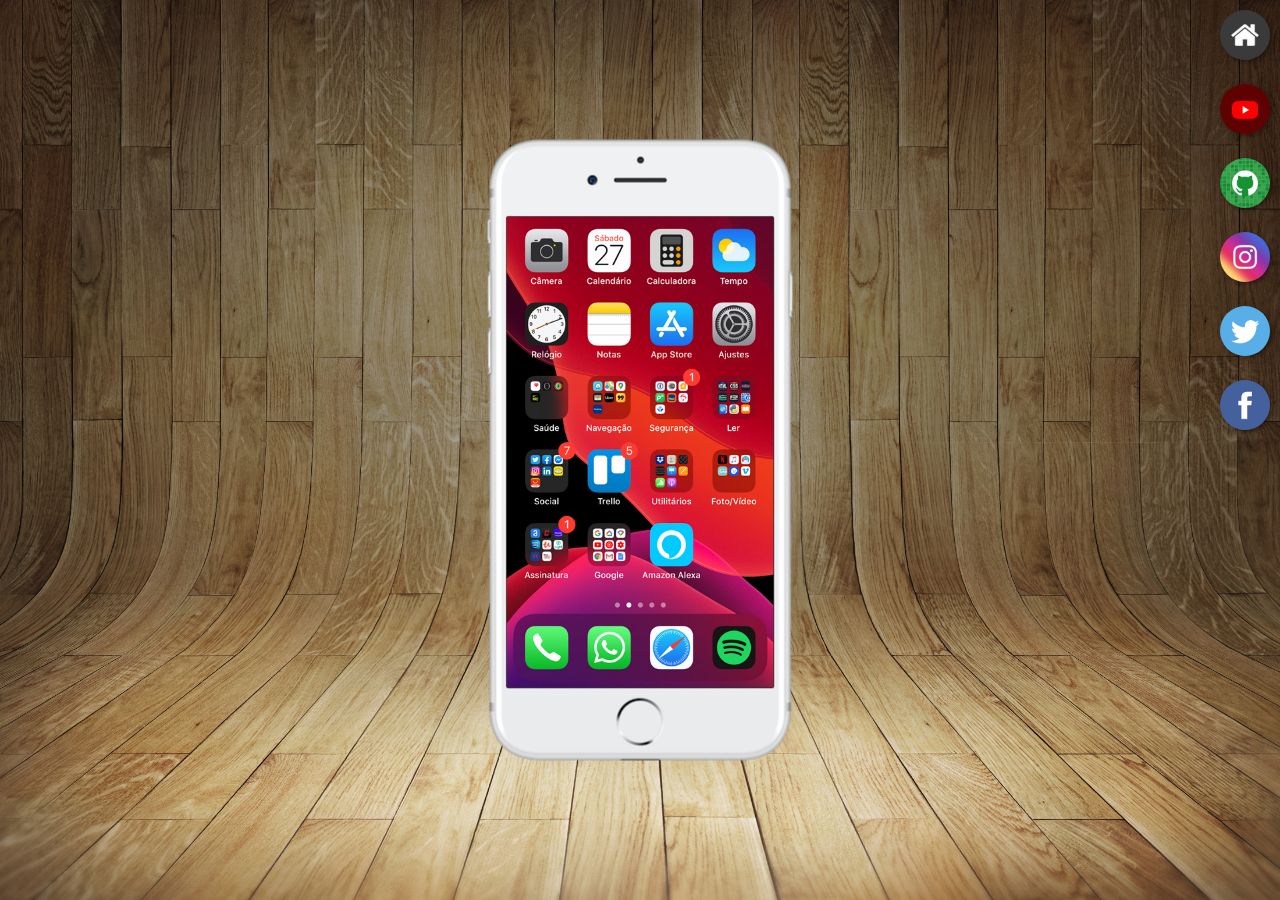
<file: index.html>
<!DOCTYPE html>
<html lang="pt-br">
<head>
    <meta charset="UTF-8">
    <meta name="viewport" content="width=device-width, initial-scale=1.0">
    <title>Projeto-social</title>
    <link rel="shortcut icon" href="favicon.ico" type="image/x-icon">
    <link rel="stylesheet" href="estilos/style.css">
</head>
<body>
    <main>
        <section id="telefone">
           <iframe name="tela" id="tela" src="home.html" frameborder="0">Seu navegador não é compatível com isso</iframe>
        </section>

        <section id="redes-sociais">
           <a href="home.html" target="tela"><img src="imagens/logo-home.jpg" alt="Home"></a> <br>
           <a href="youtube.html" target="tela"><img src="imagens/logo-youtube.jpg" alt="Youtube"></a> <br>
           <a href="github.html" target="tela"><img src="imagens/logo-github.jpg" alt="Github"></a> <br>
           <a href="instagram.html" target="tela"><img src="imagens/logo-instagram.jpg" alt="Instagram"></a> <br>
           <a href="twitter.html" target="tela"><img src="imagens/logo-twitter.jpg" alt="Twitter"></a> <br>
           <a href="facebook.html" target="tela"><img src="imagens/logo-facebook.jpg" alt="Facebook"></a> 
        </section>
    </main>
</body>
</html>
</file>
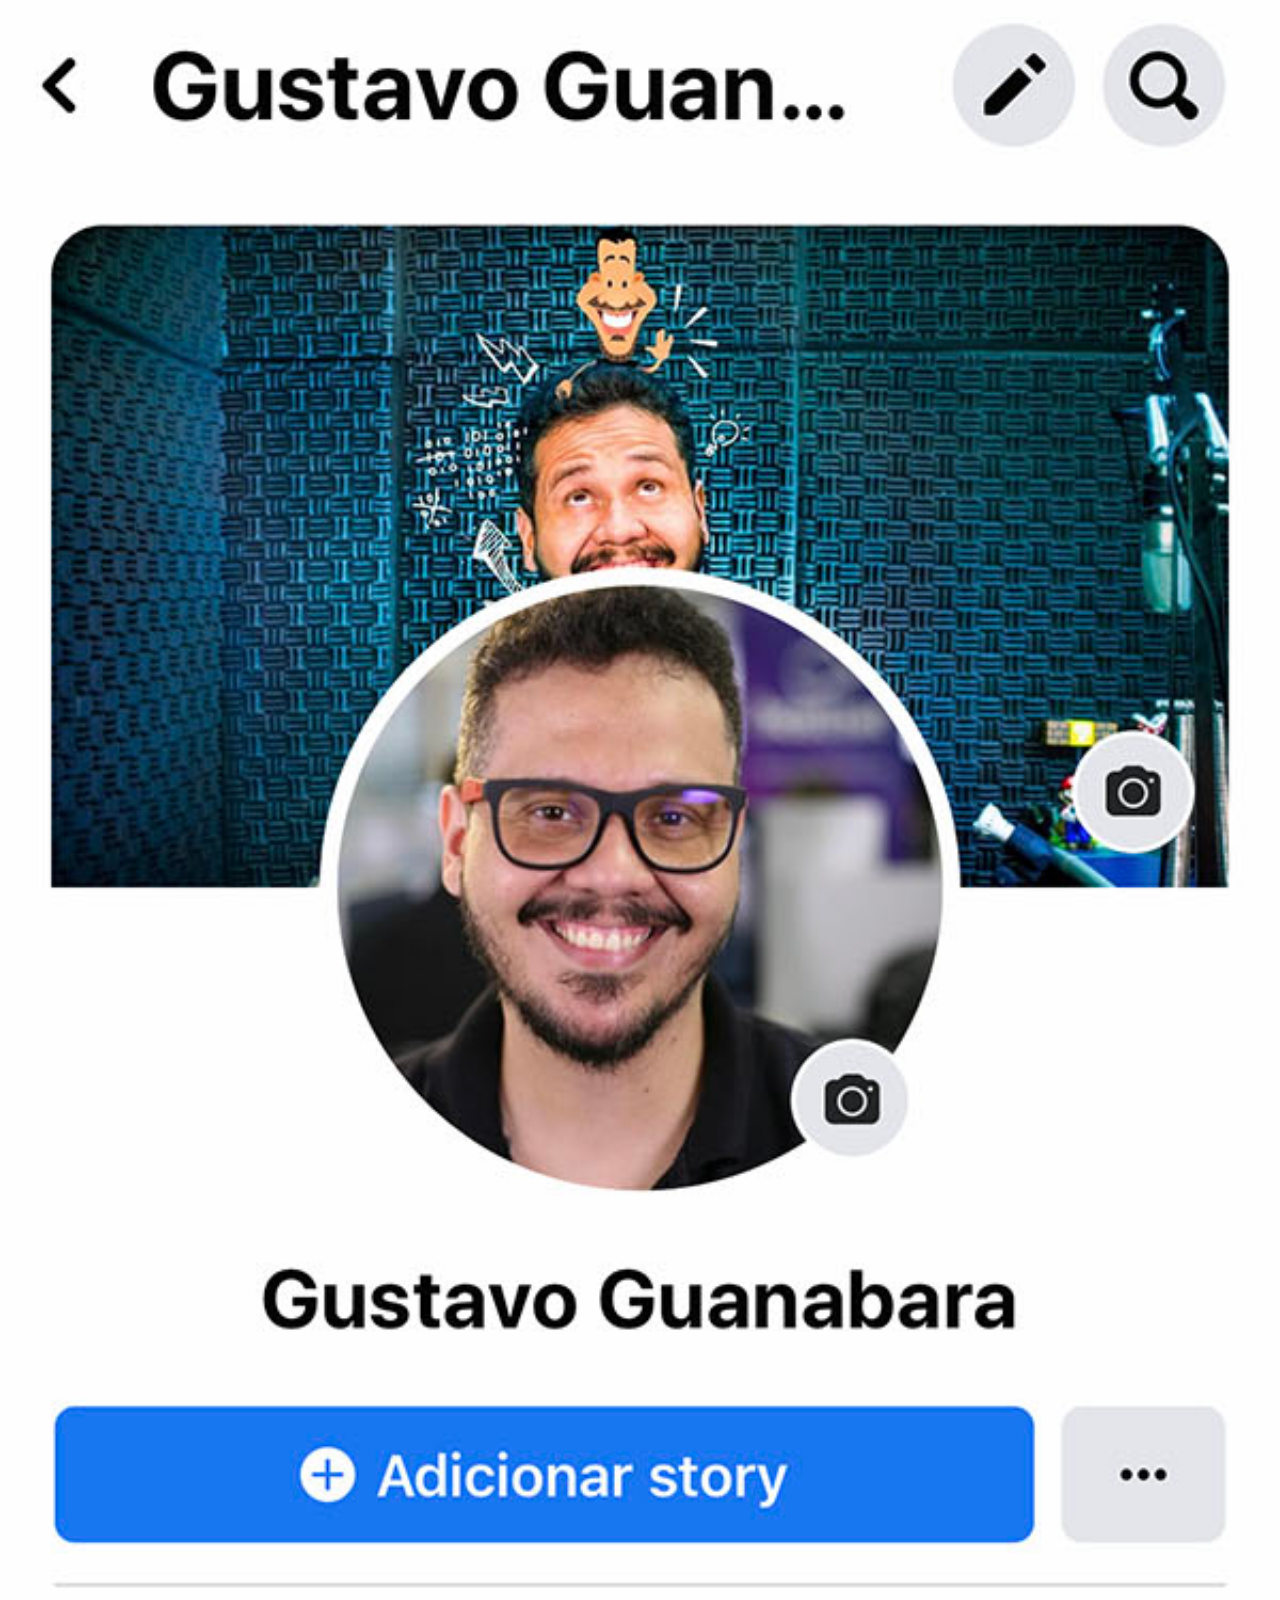
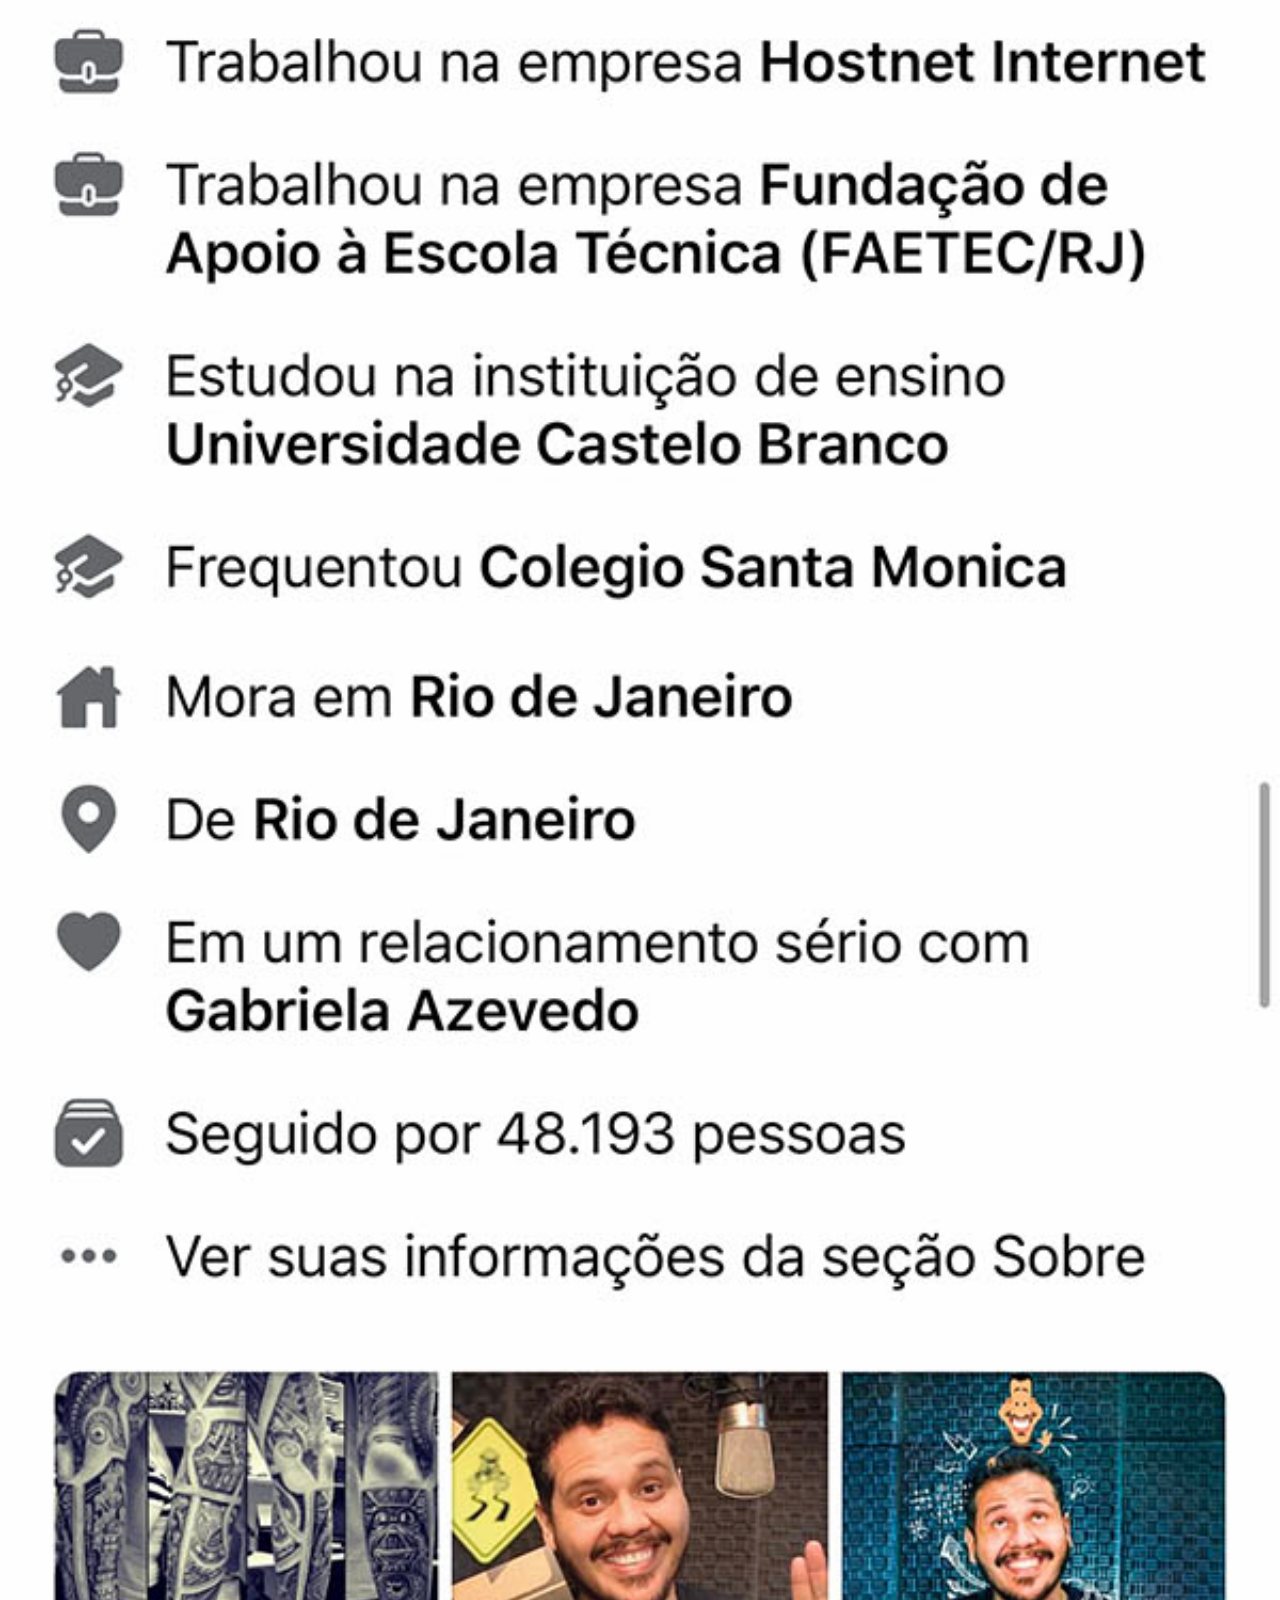
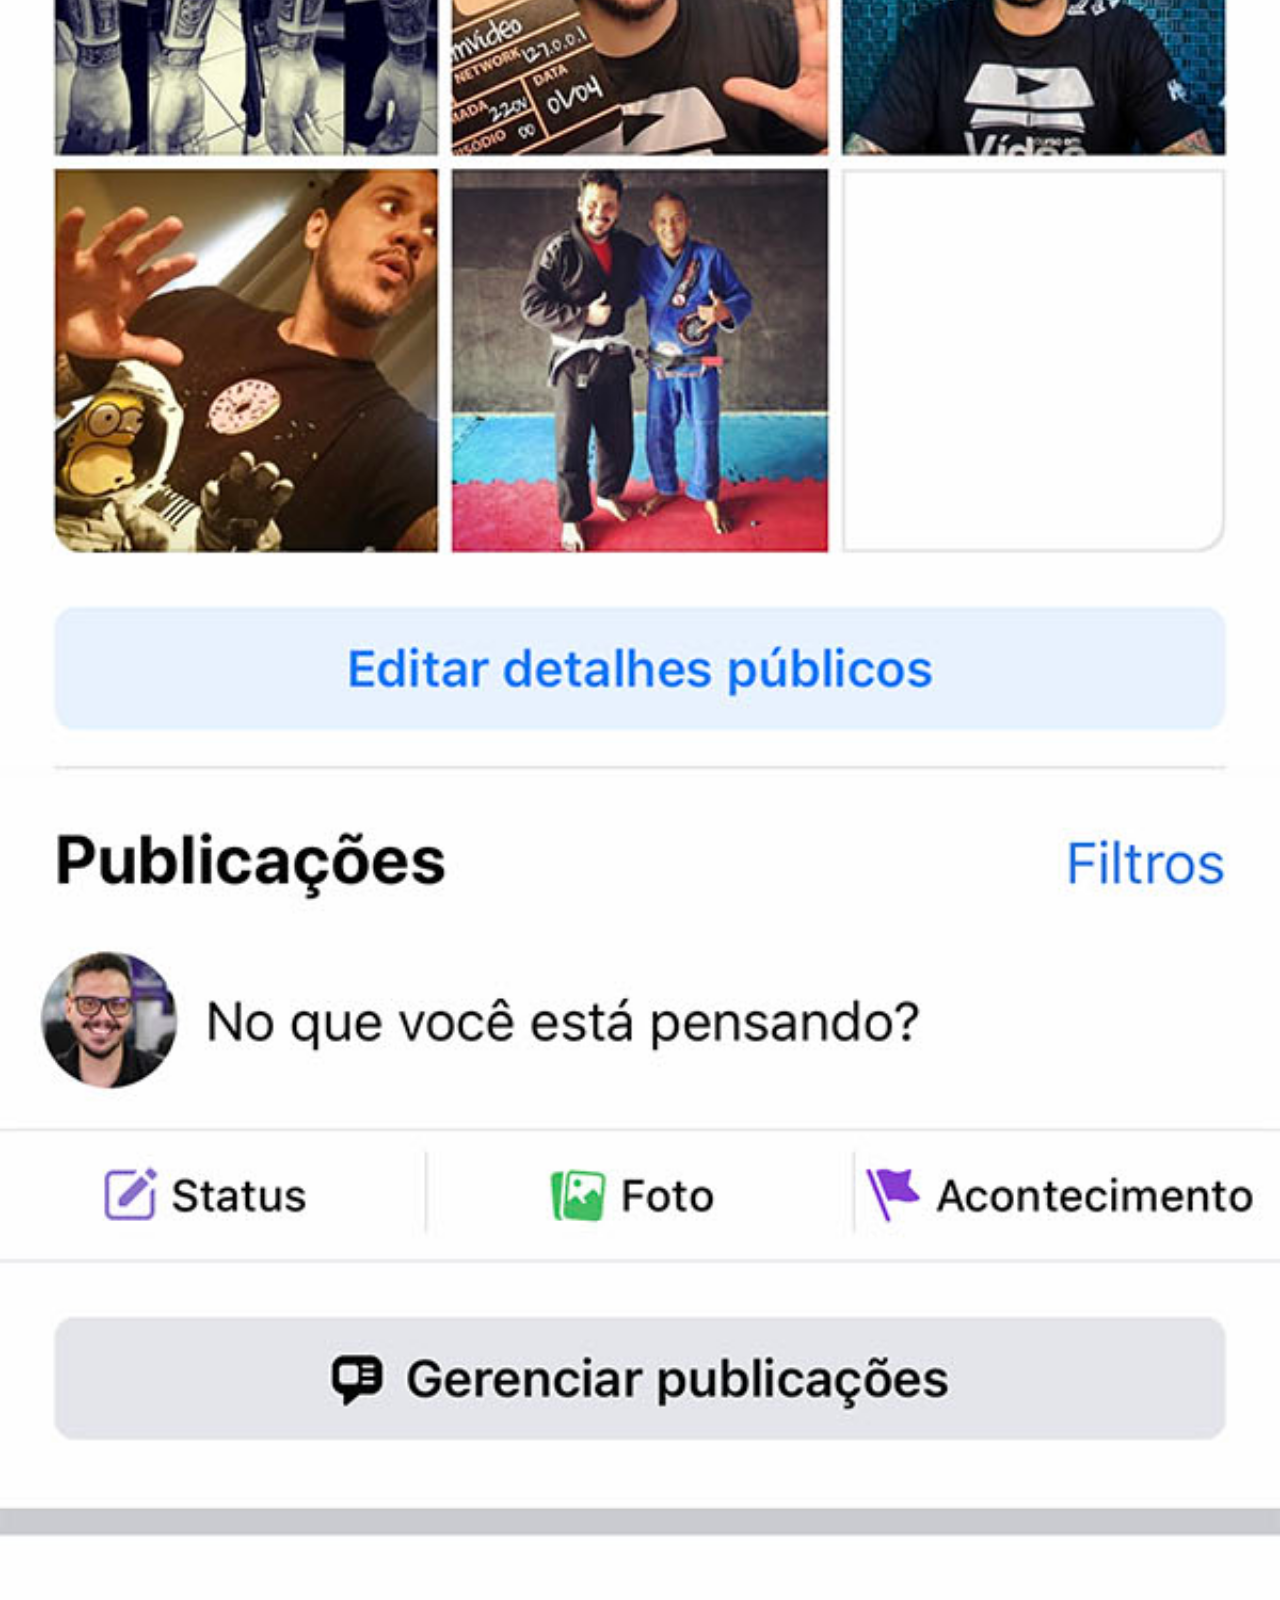
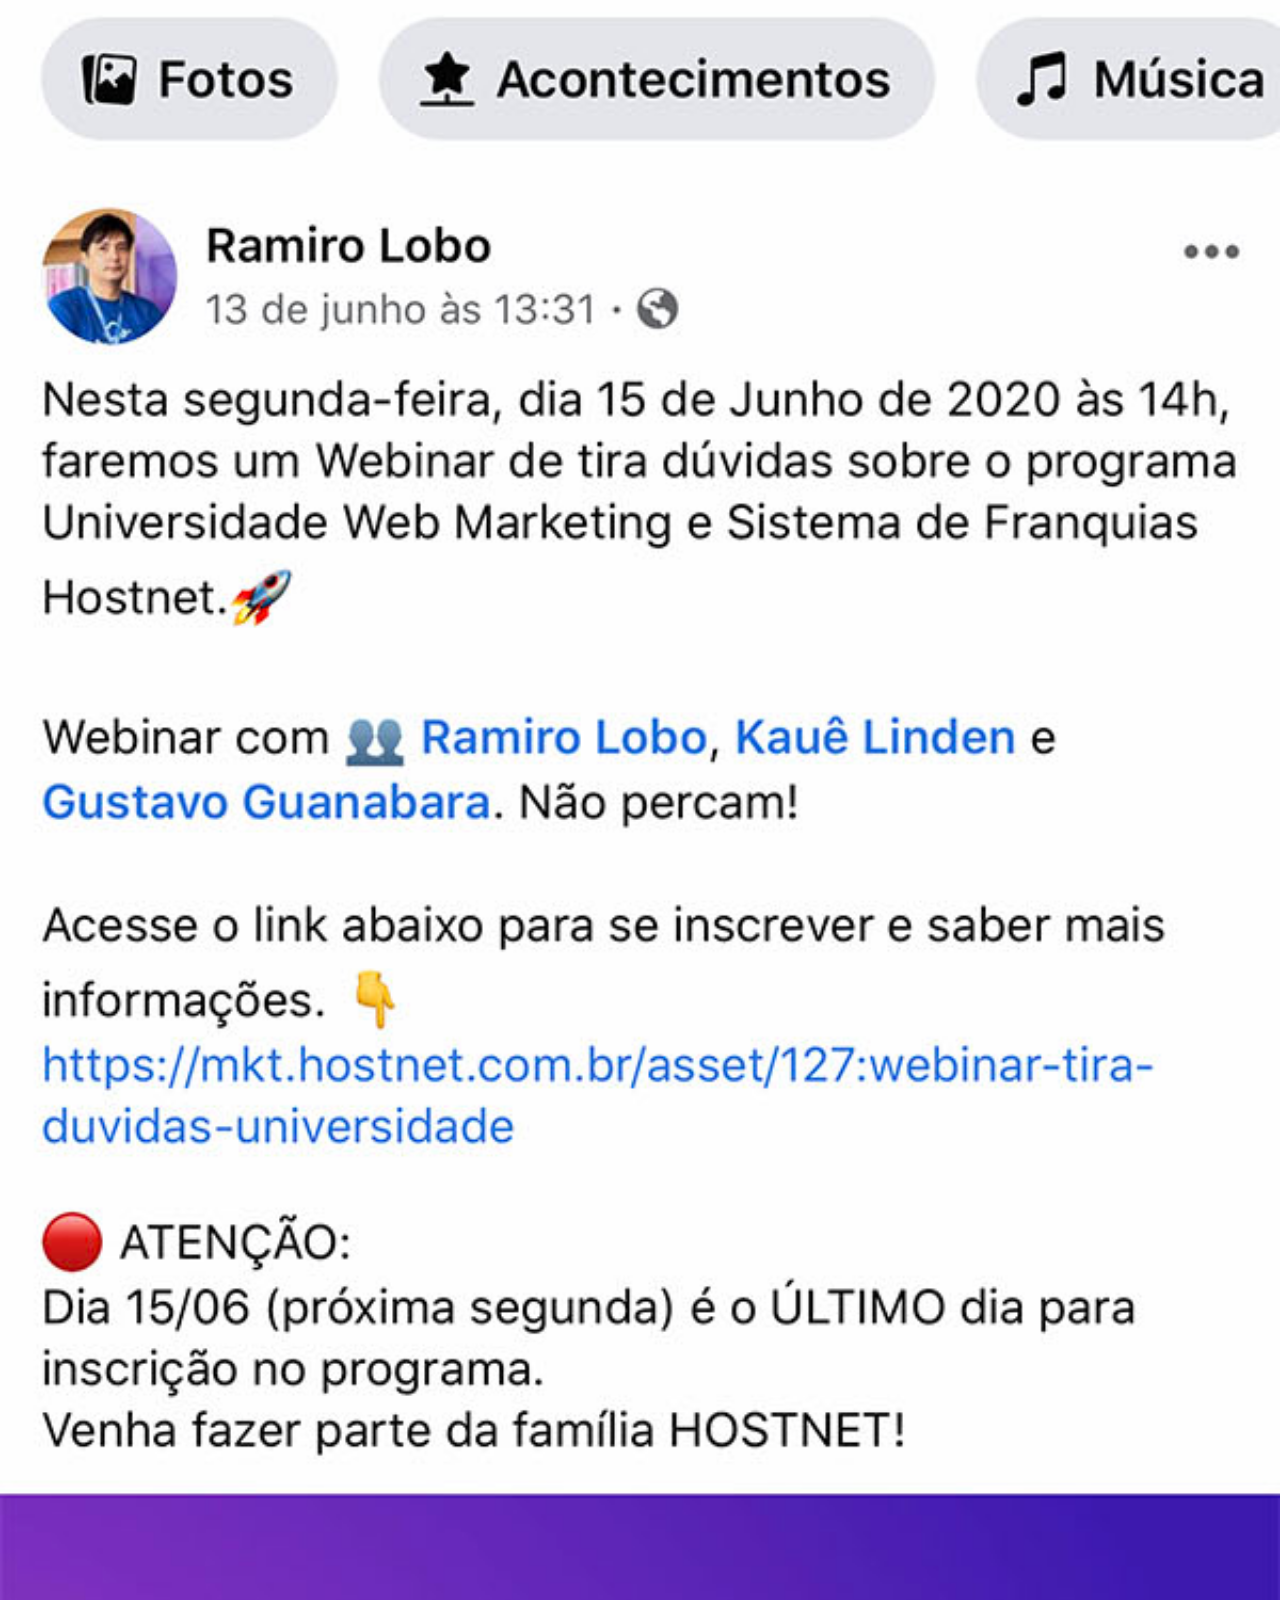
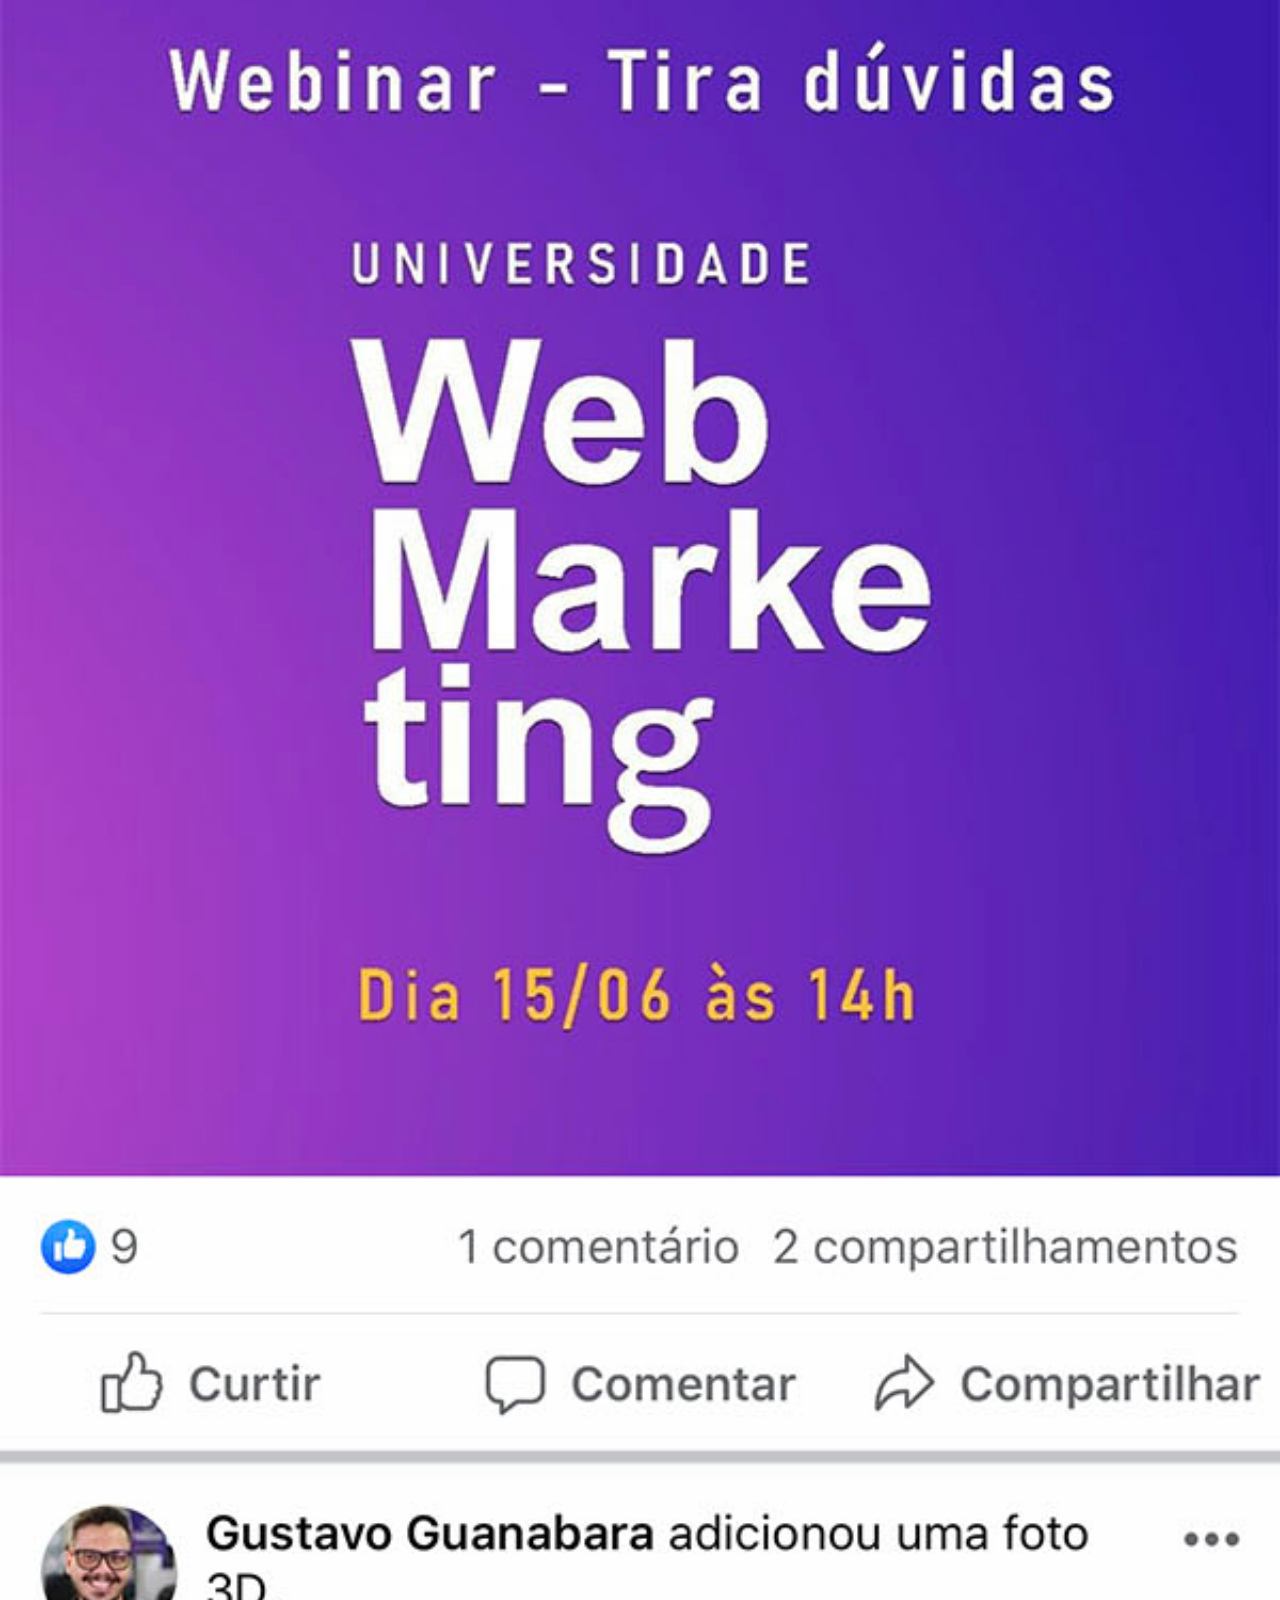
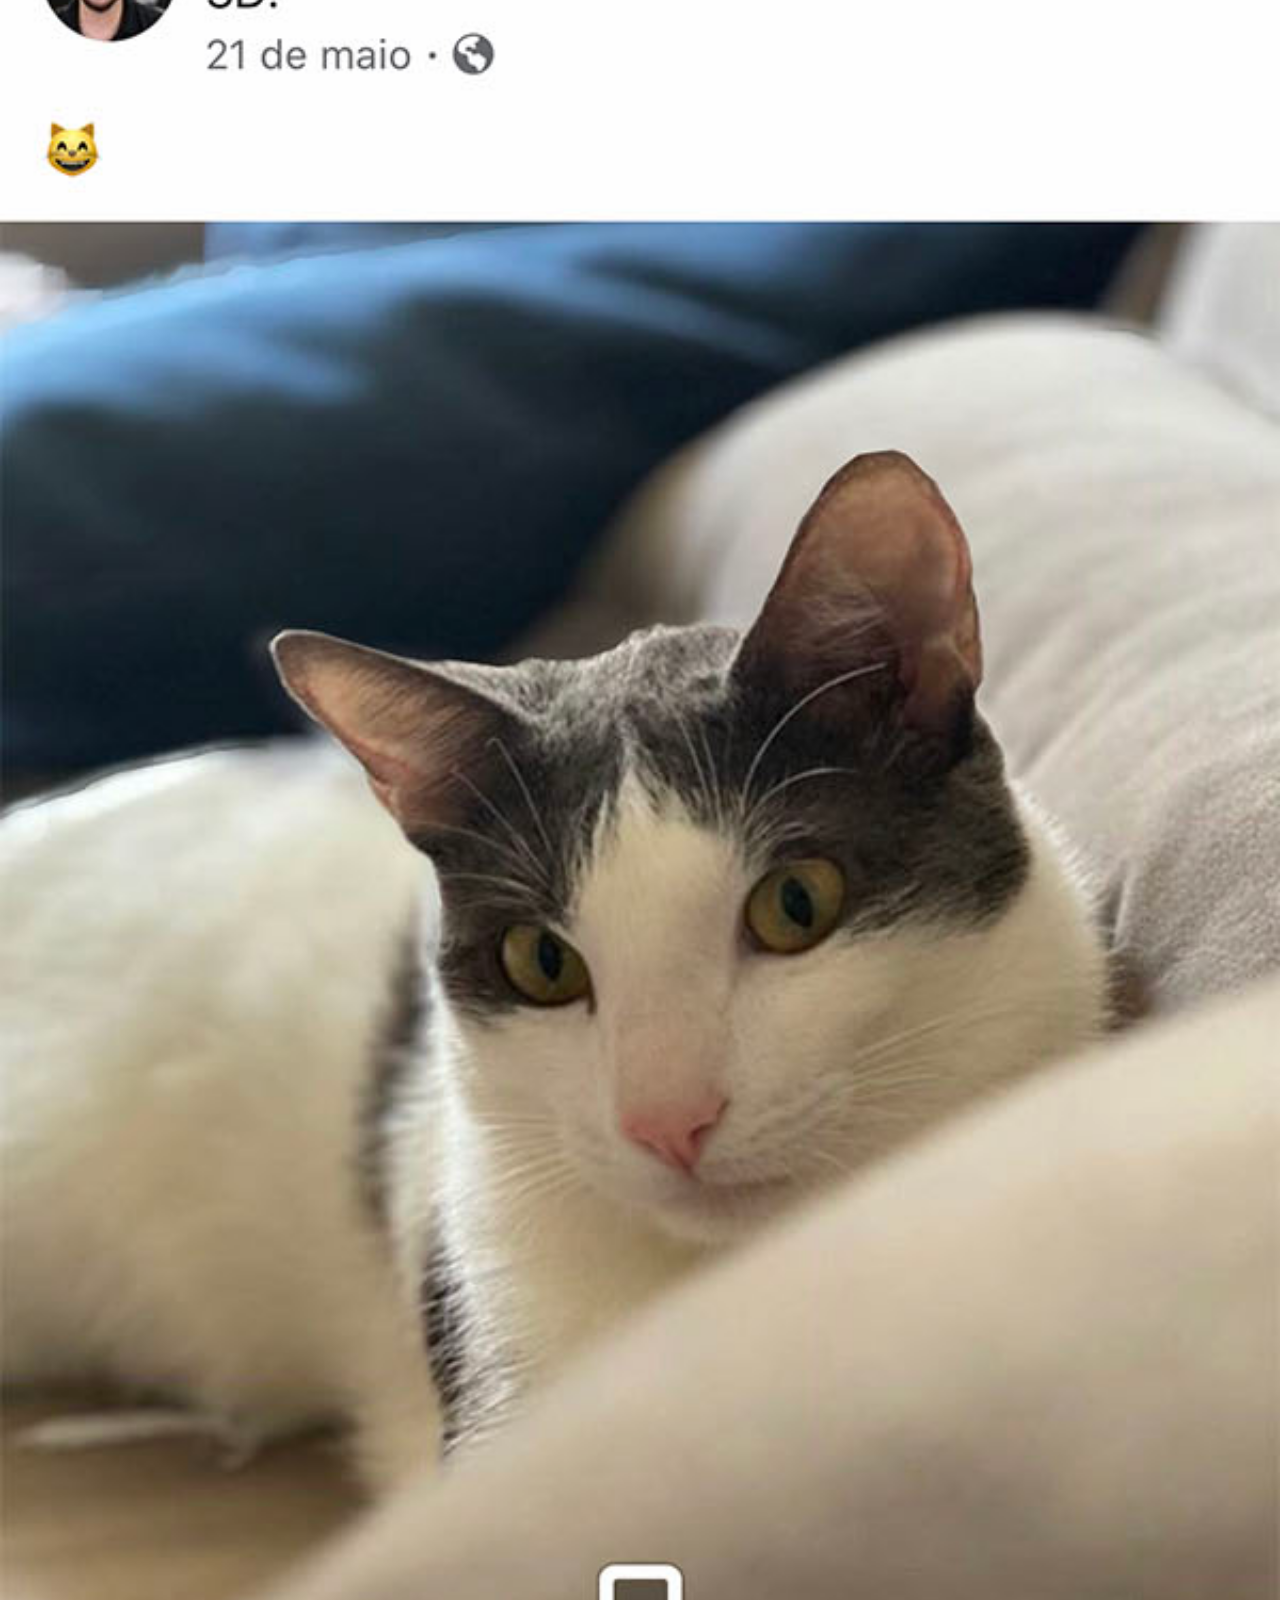
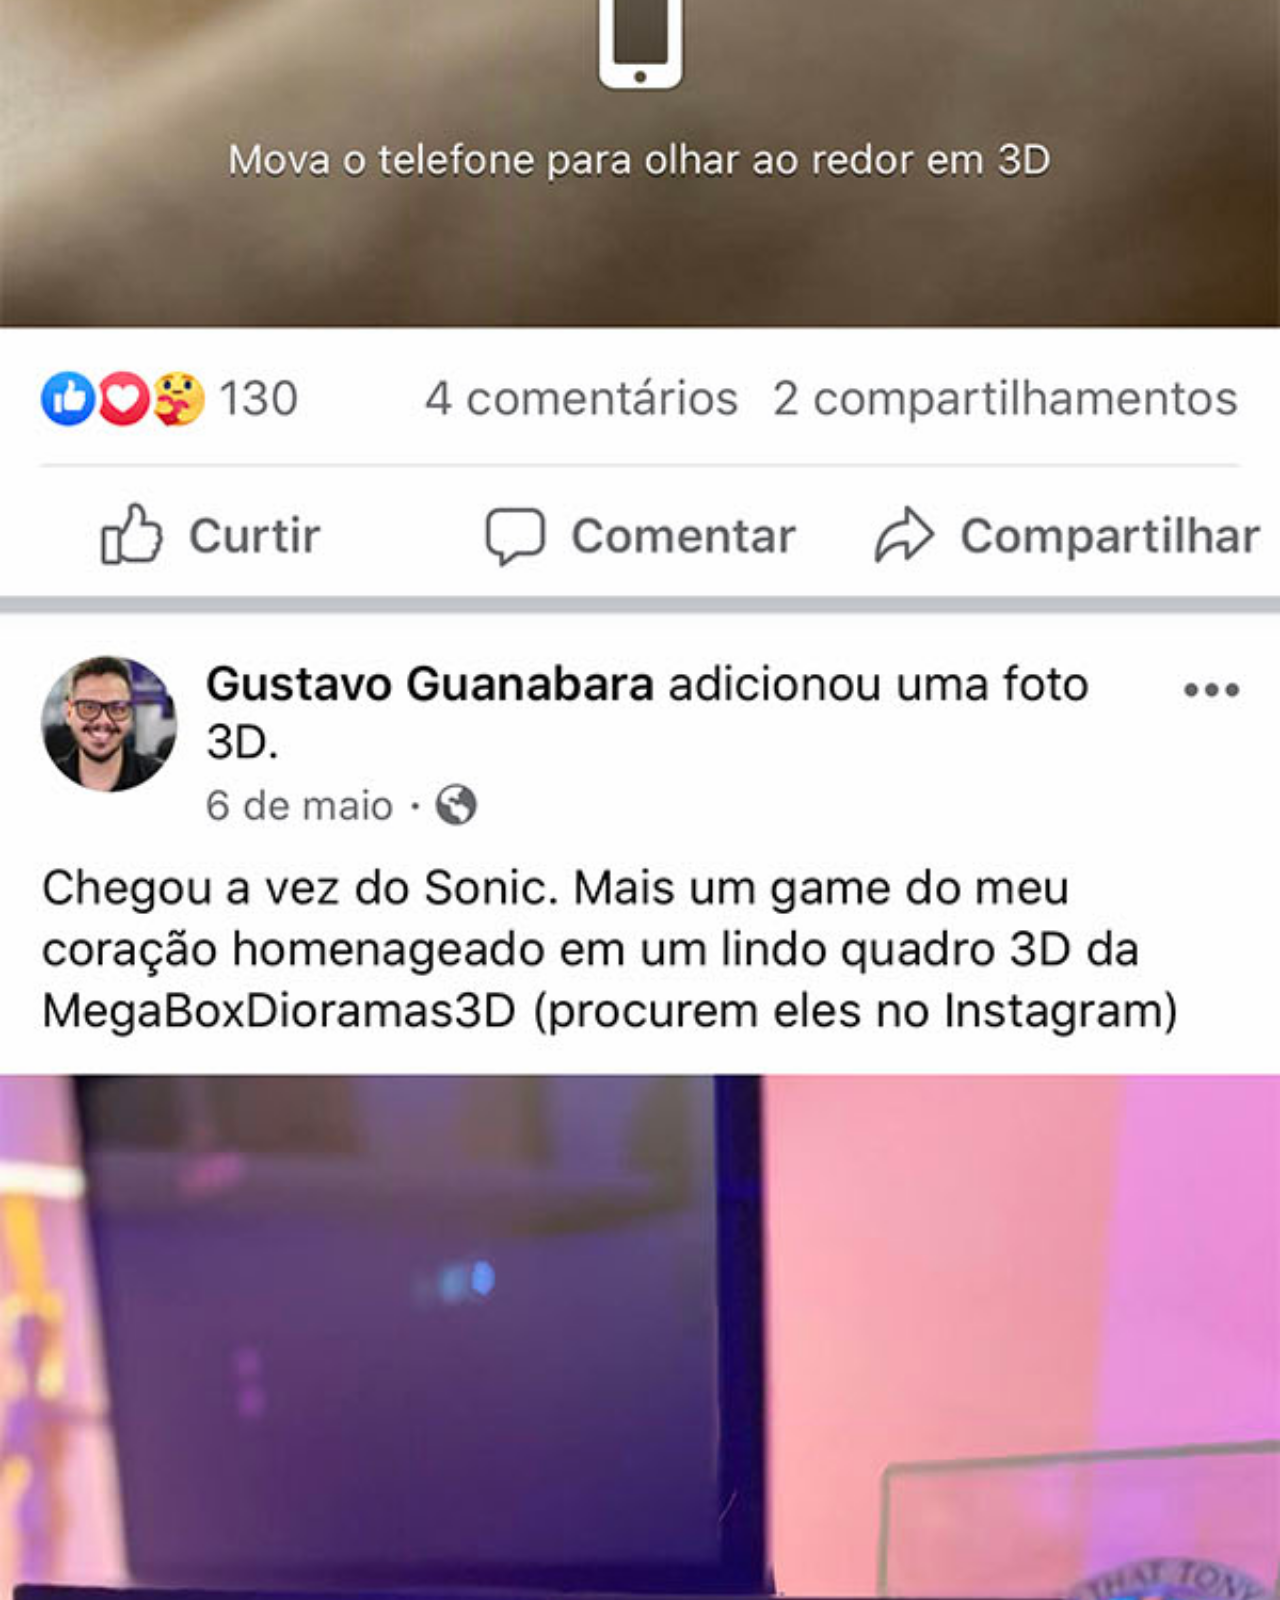
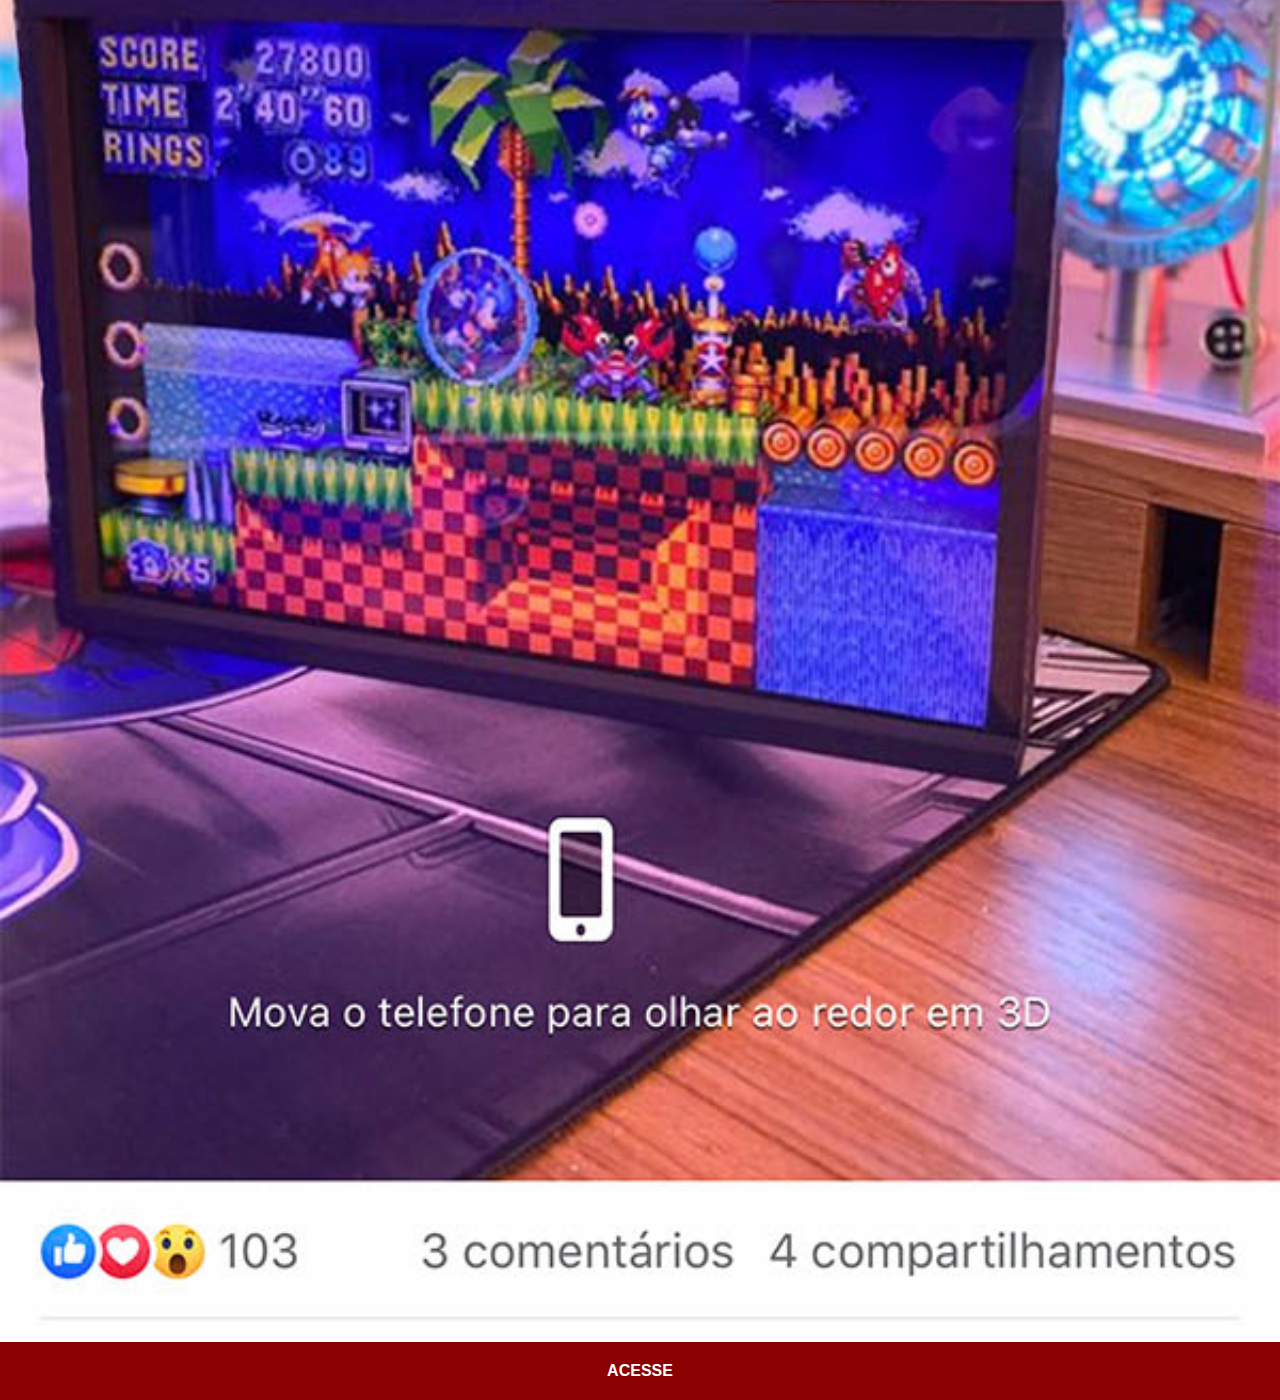
<file: facebook.html>
<!DOCTYPE html>
<html lang="pt-br">
<head>
    <meta charset="UTF-8">
    <meta name="viewport" content="width=device-width, initial-scale=1.0">
    <title>Facebook</title>
    <link rel="stylesheet" href="estilos/social.css">
</head>
<body>
    <img src="imagens/tela-facebook.jpg" alt="Facebook">
    <a href="https://www.facebook.com/gustavoguanabara" target="_blank">ACESSE</a>
</body>
</html>
</file>
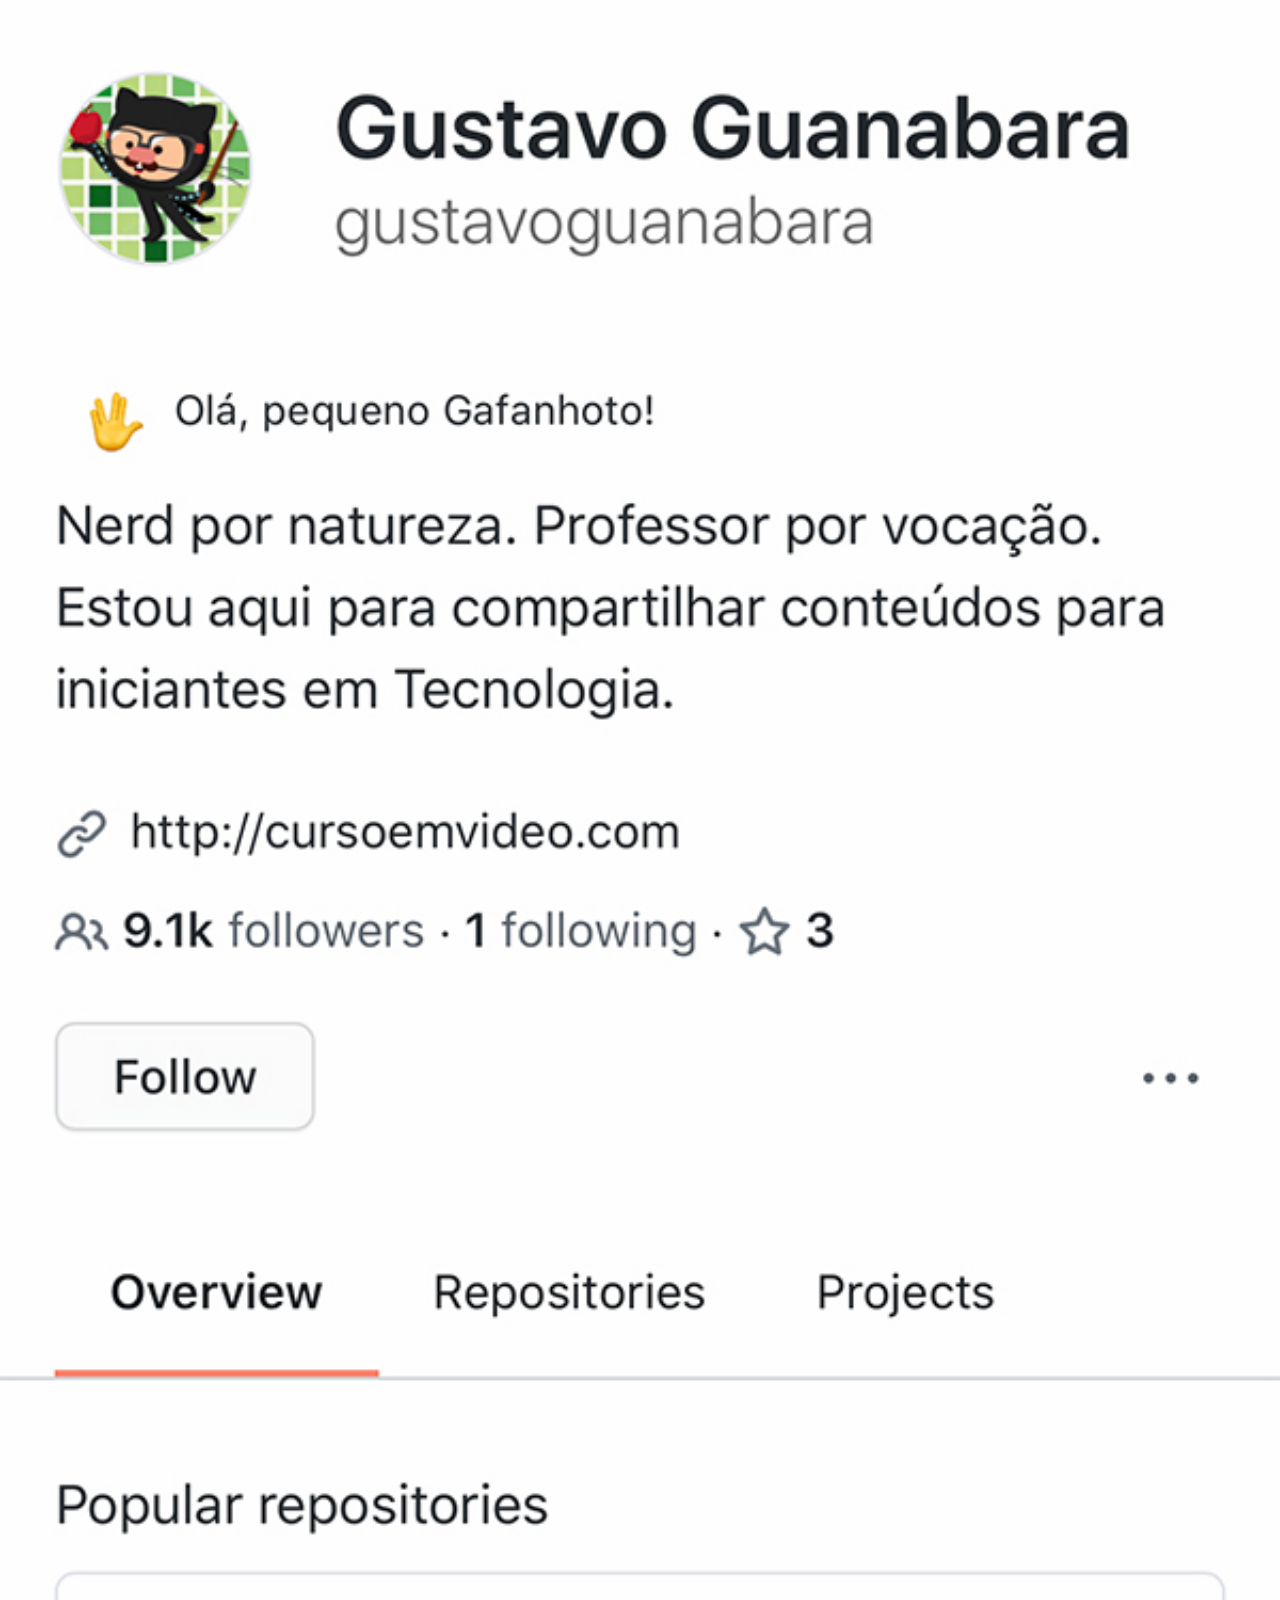
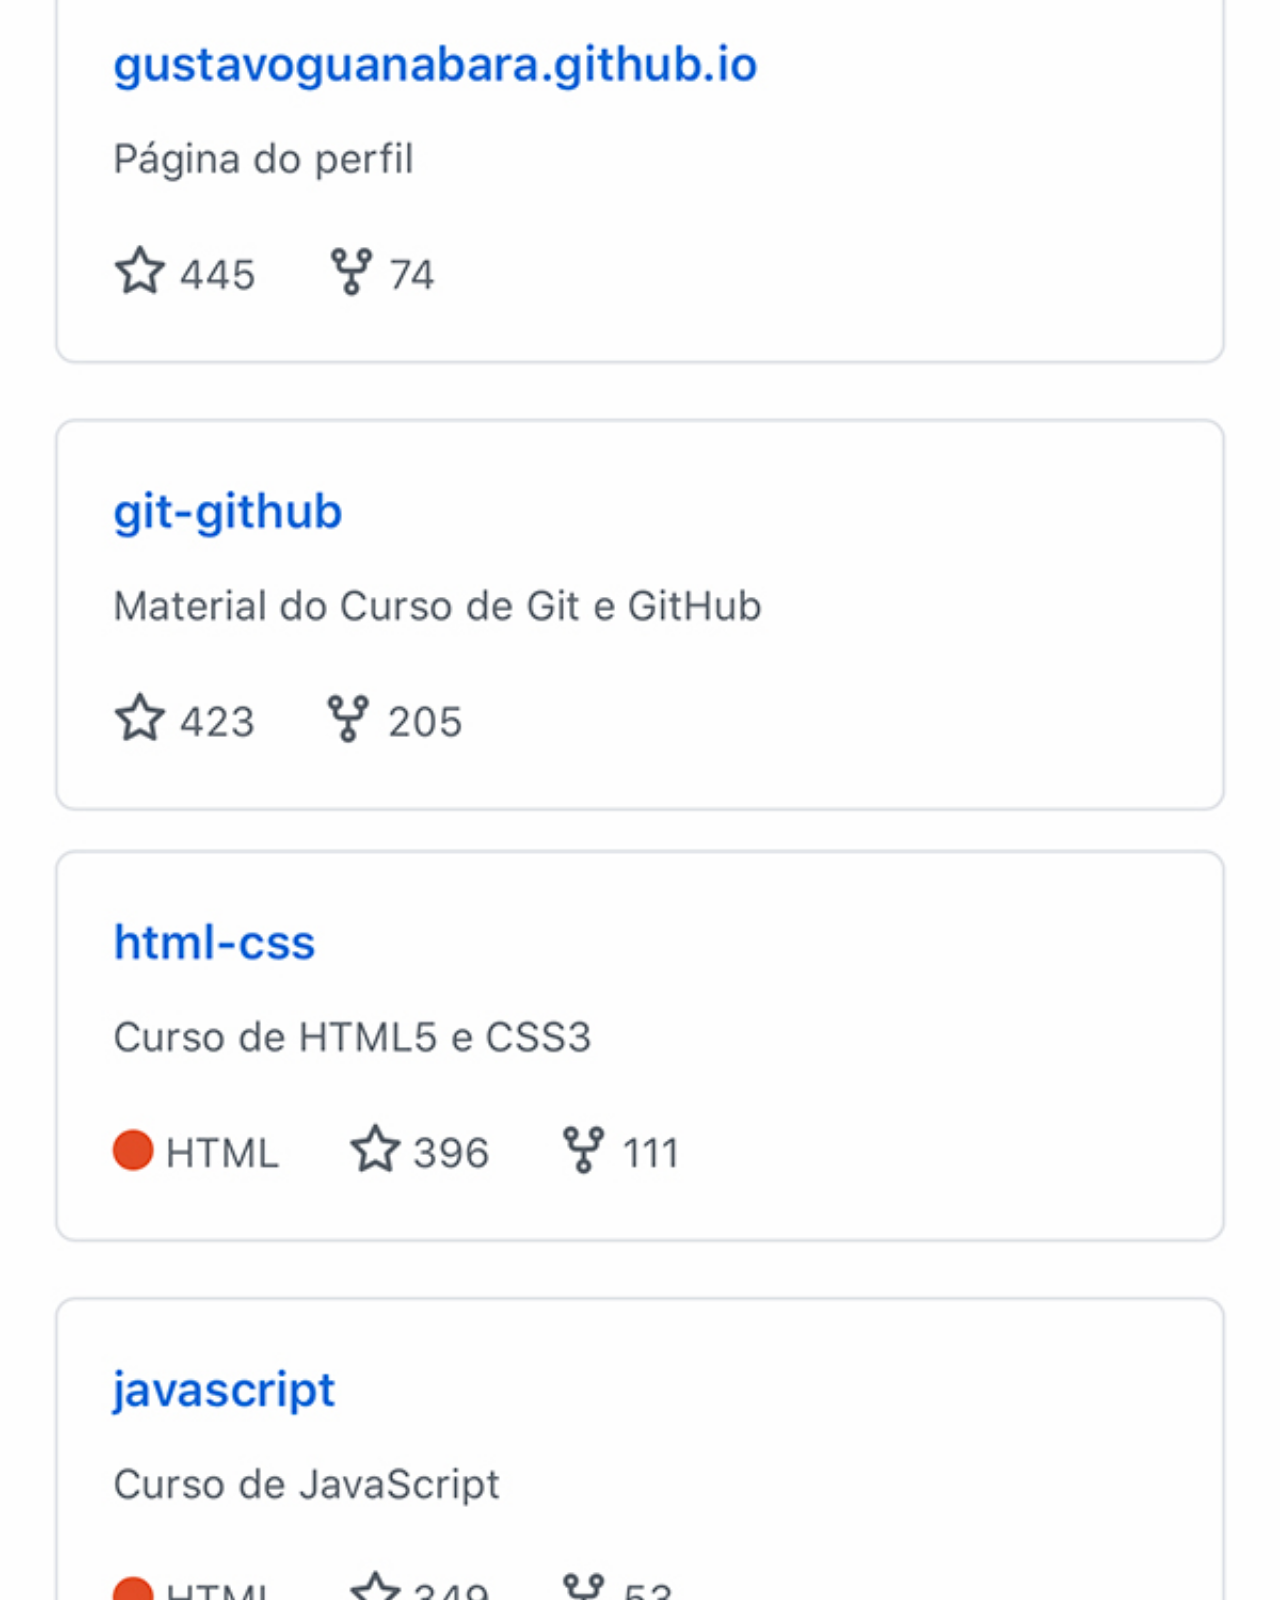
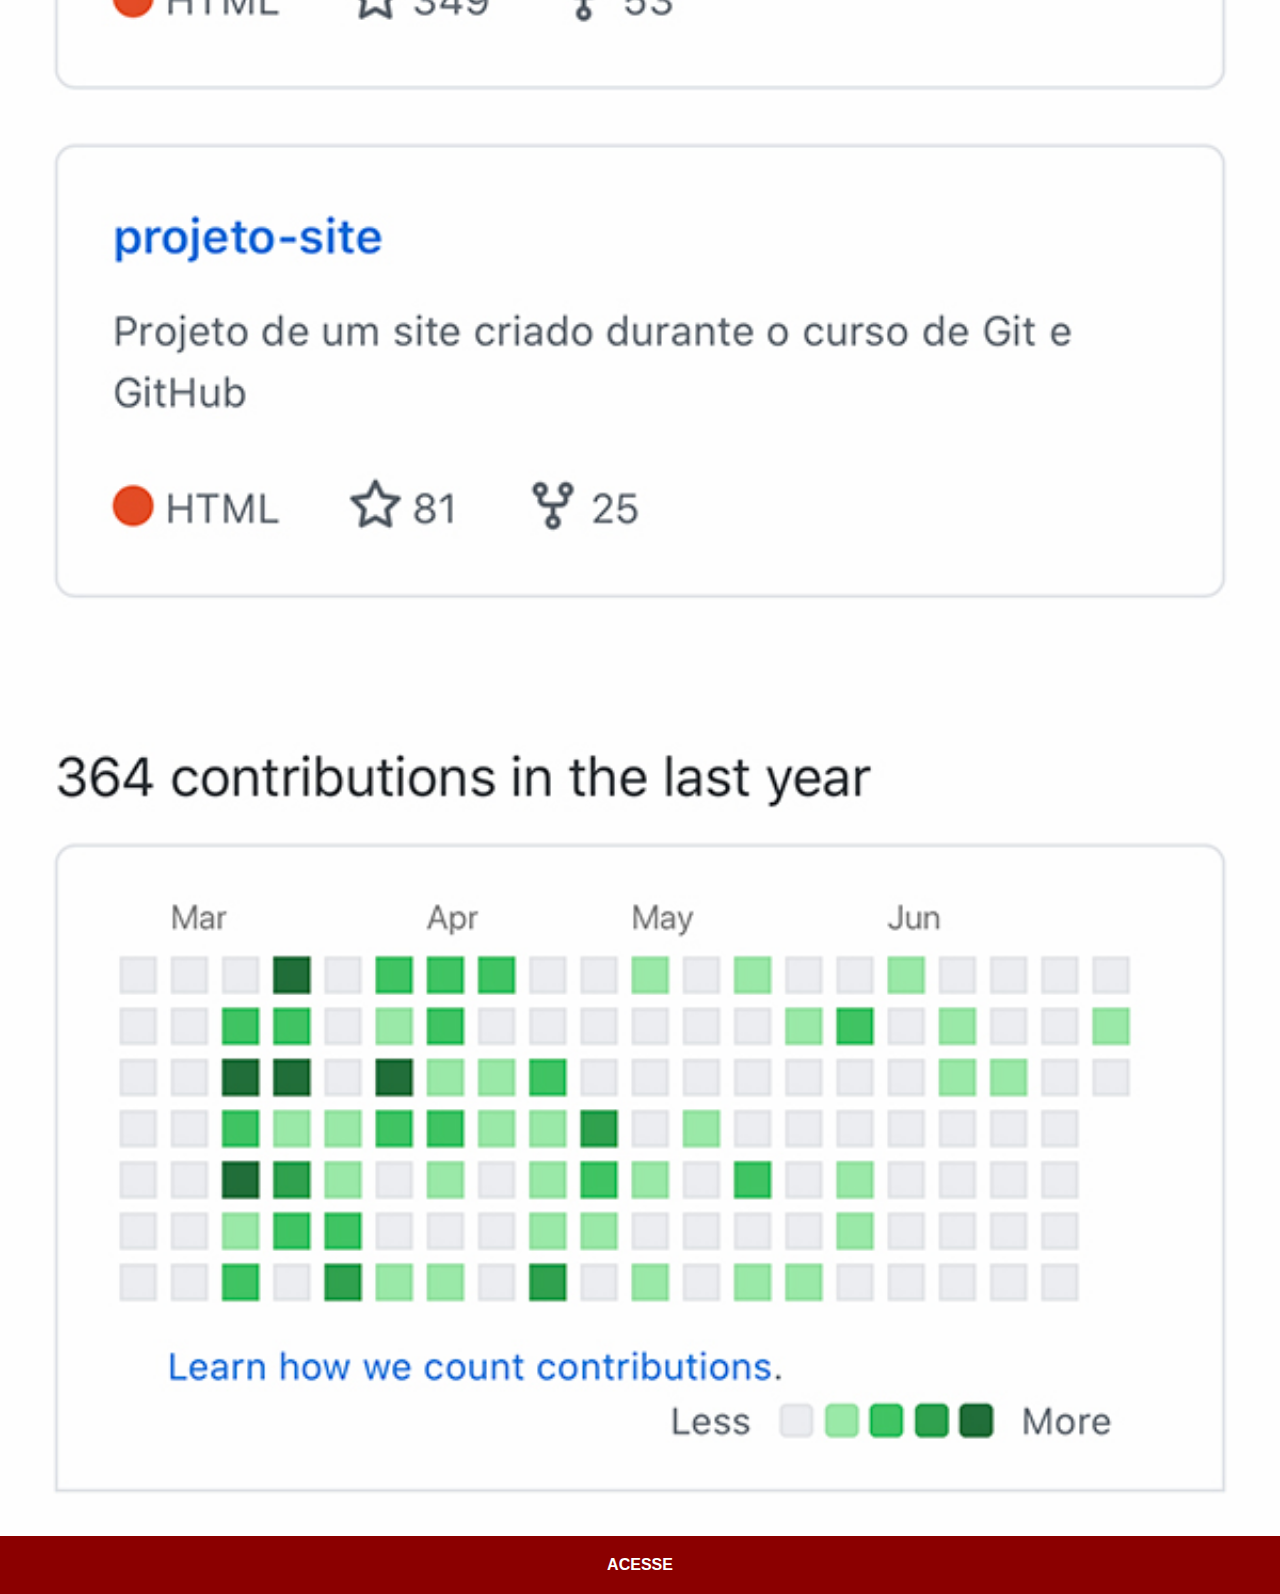
<file: github.html>
<!DOCTYPE html>
<html lang="pt-br">
<head>
    <meta charset="UTF-8">
    <meta name="viewport" content="width=device-width, initial-scale=1.0">
    <title>GitHub</title>
    <link rel="stylesheet" href="estilos/social.css">
</head>
<body>
    <img src="imagens/tela-github.jpg" alt="GitHub">
    <a href="https://github.com/gustavoguanabara" target="_blank">ACESSE</a>
</body>
</html>
</file>
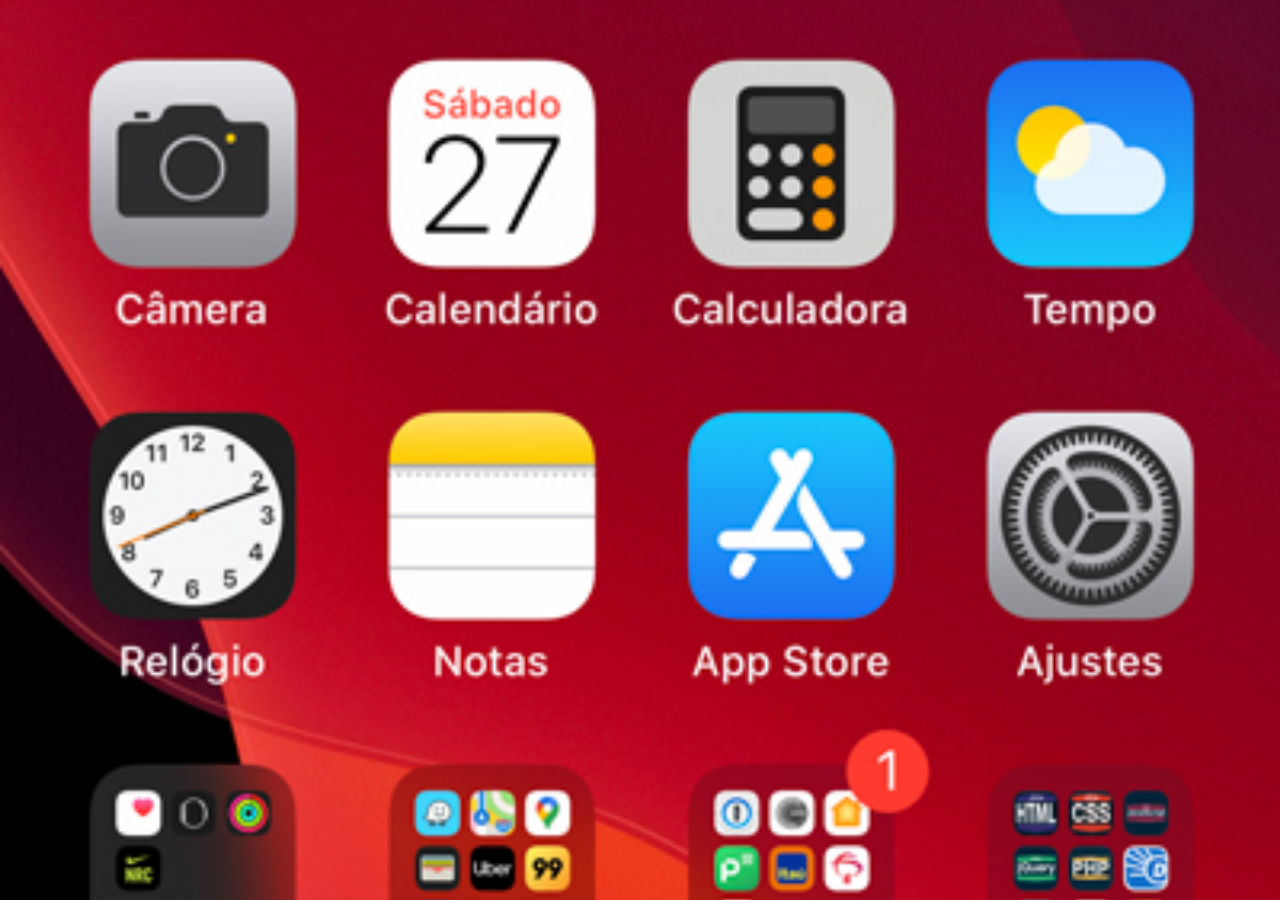
<file: home.html>
<!DOCTYPE html>
<html lang="pt-br">
<head>
    <meta charset="UTF-8">
    <meta name="viewport" content="width=device-width, initial-scale=1.0">
    <title>Home</title>
</head>
<style>
    * {
        margin: 0;
        padding: 0;
    }

    body{
        width: 100vw;
        height: 100vh;
        background: black url('imagens/tela-home.jpg') no-repeat top center;
        background-size: cover;
    }
</style>
</html>
</file>
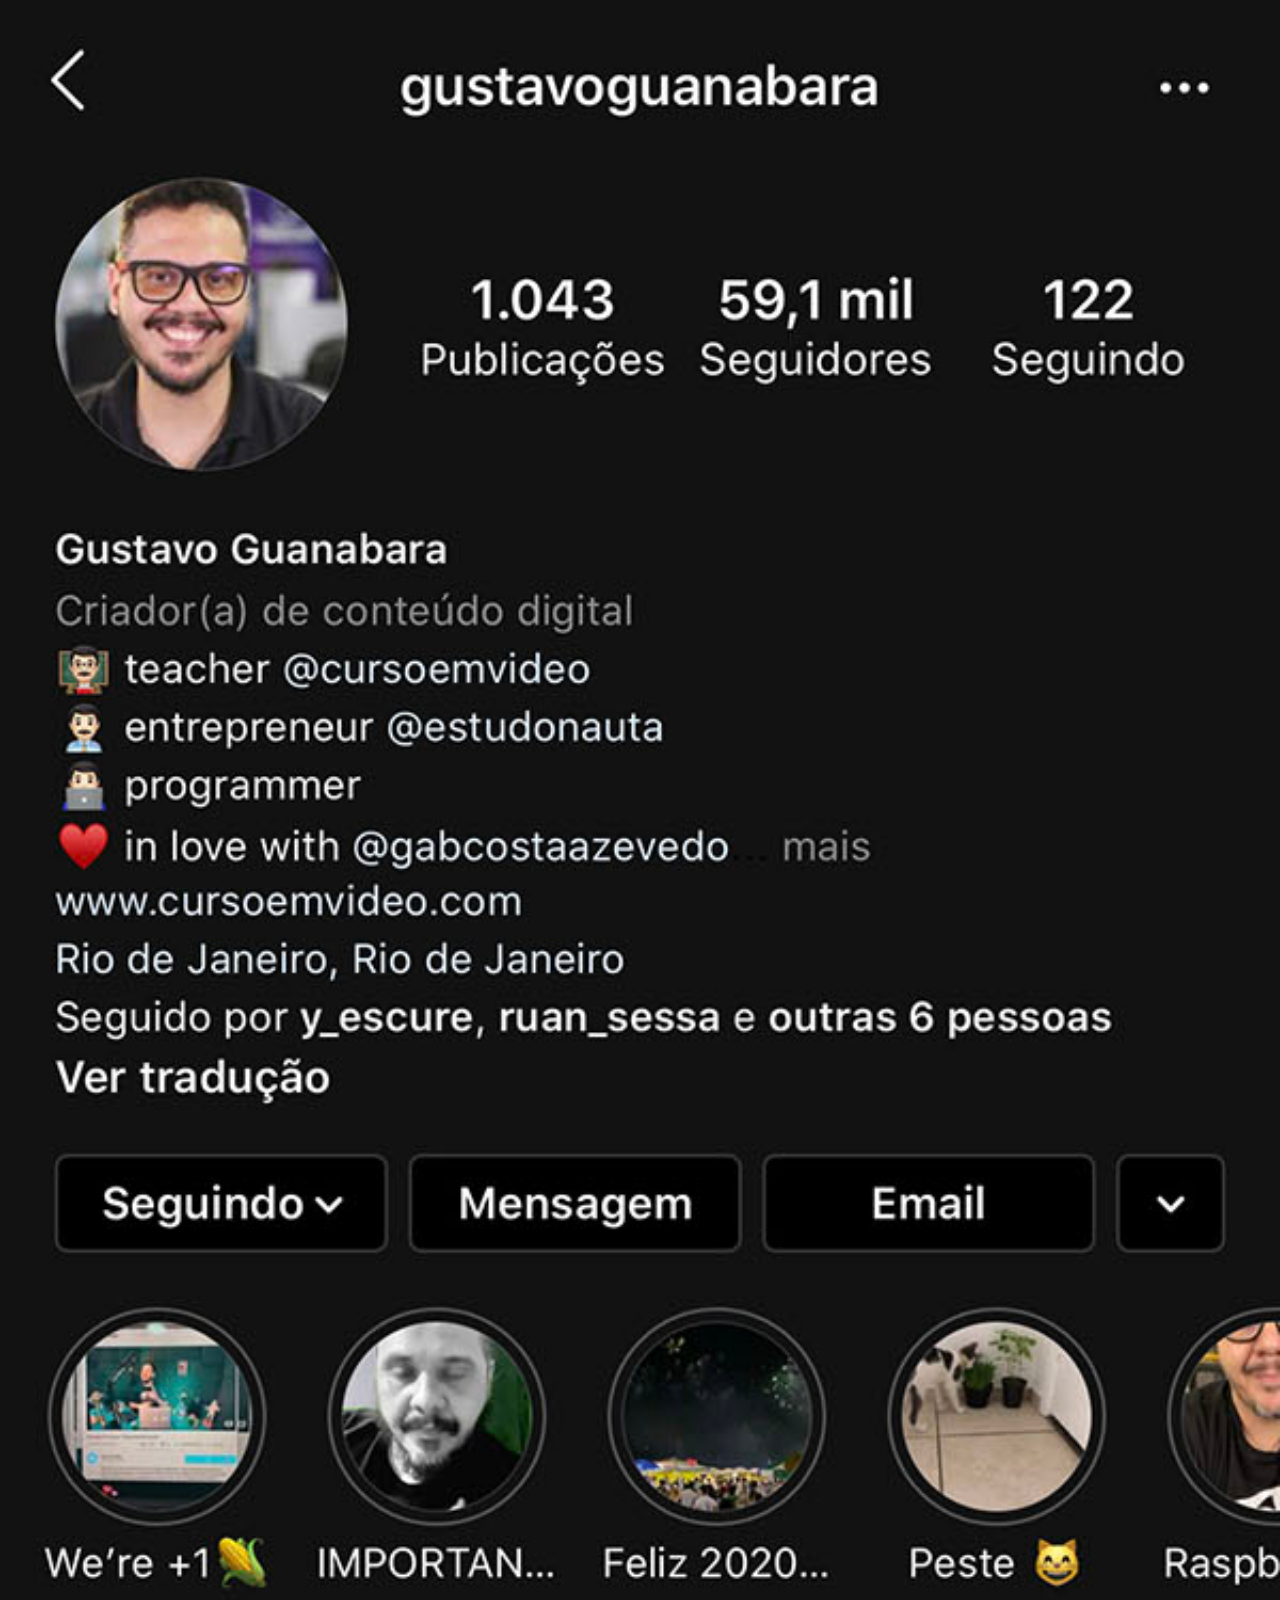
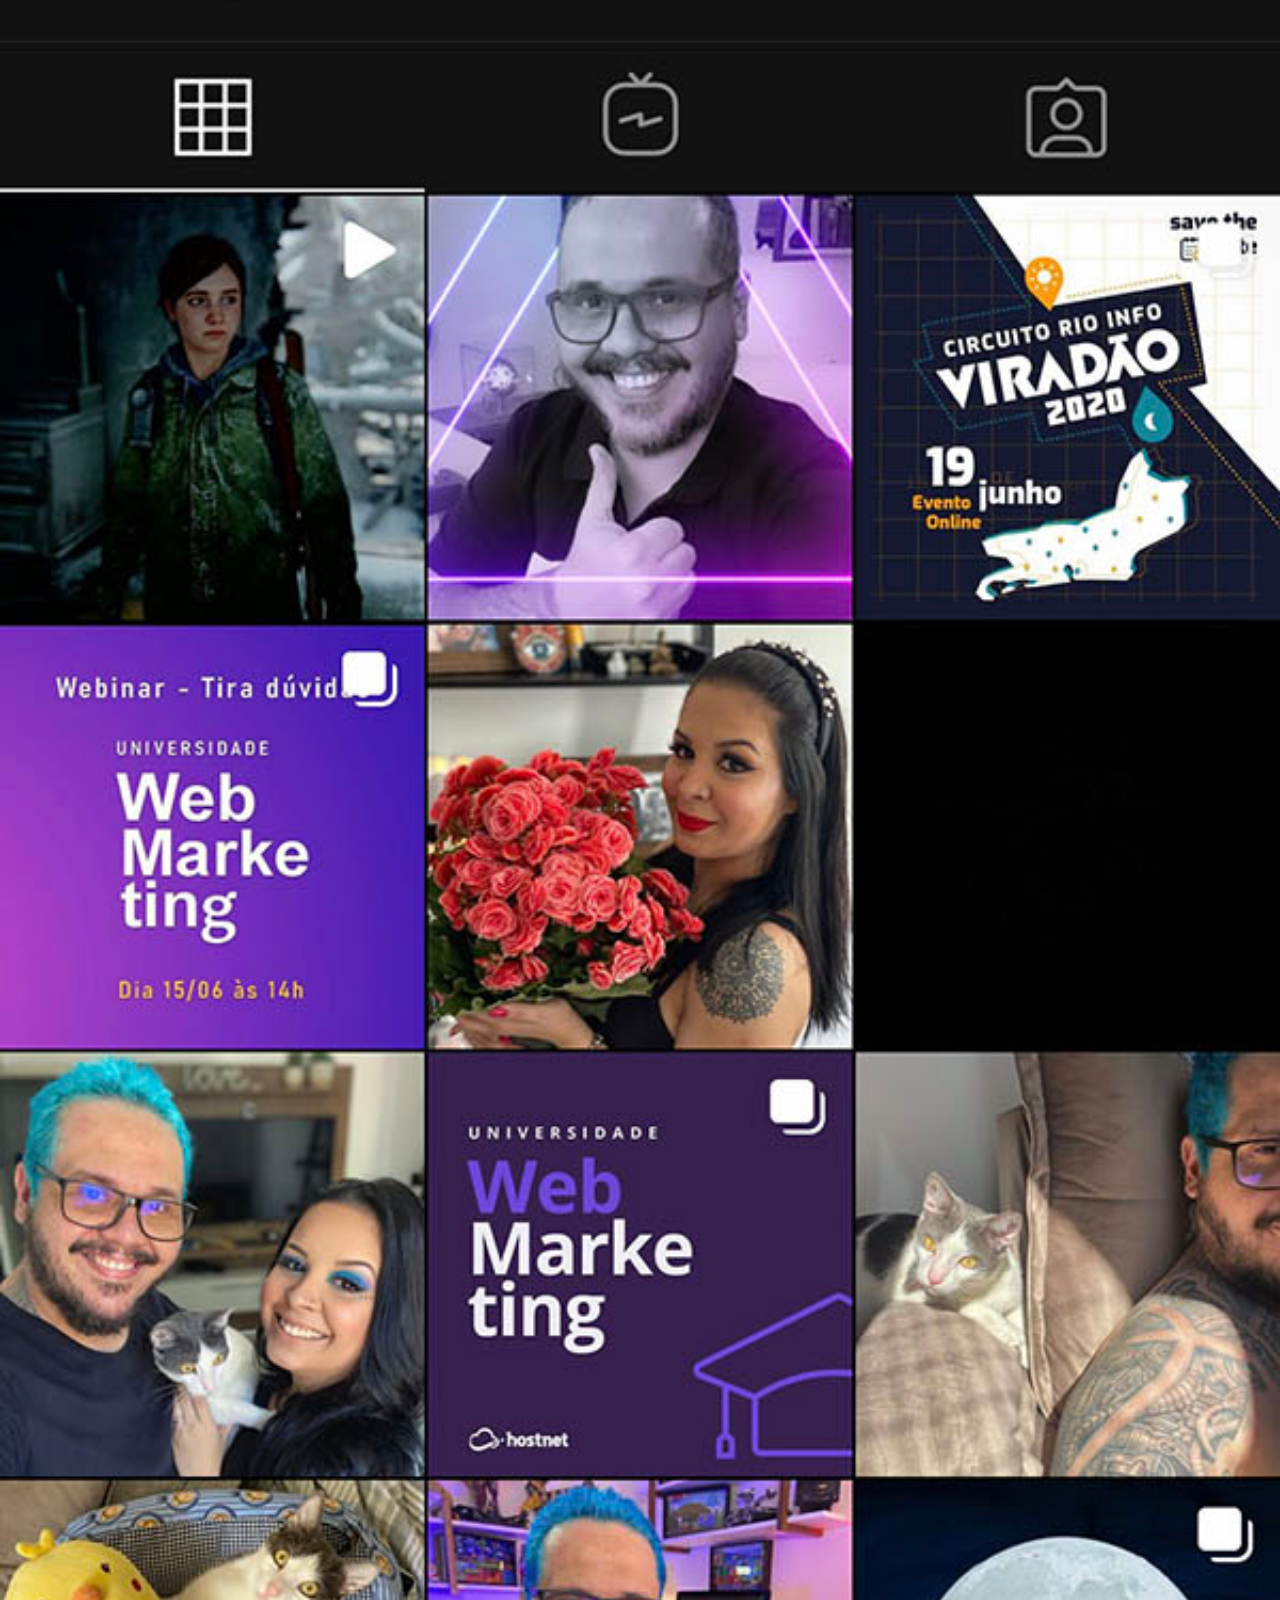
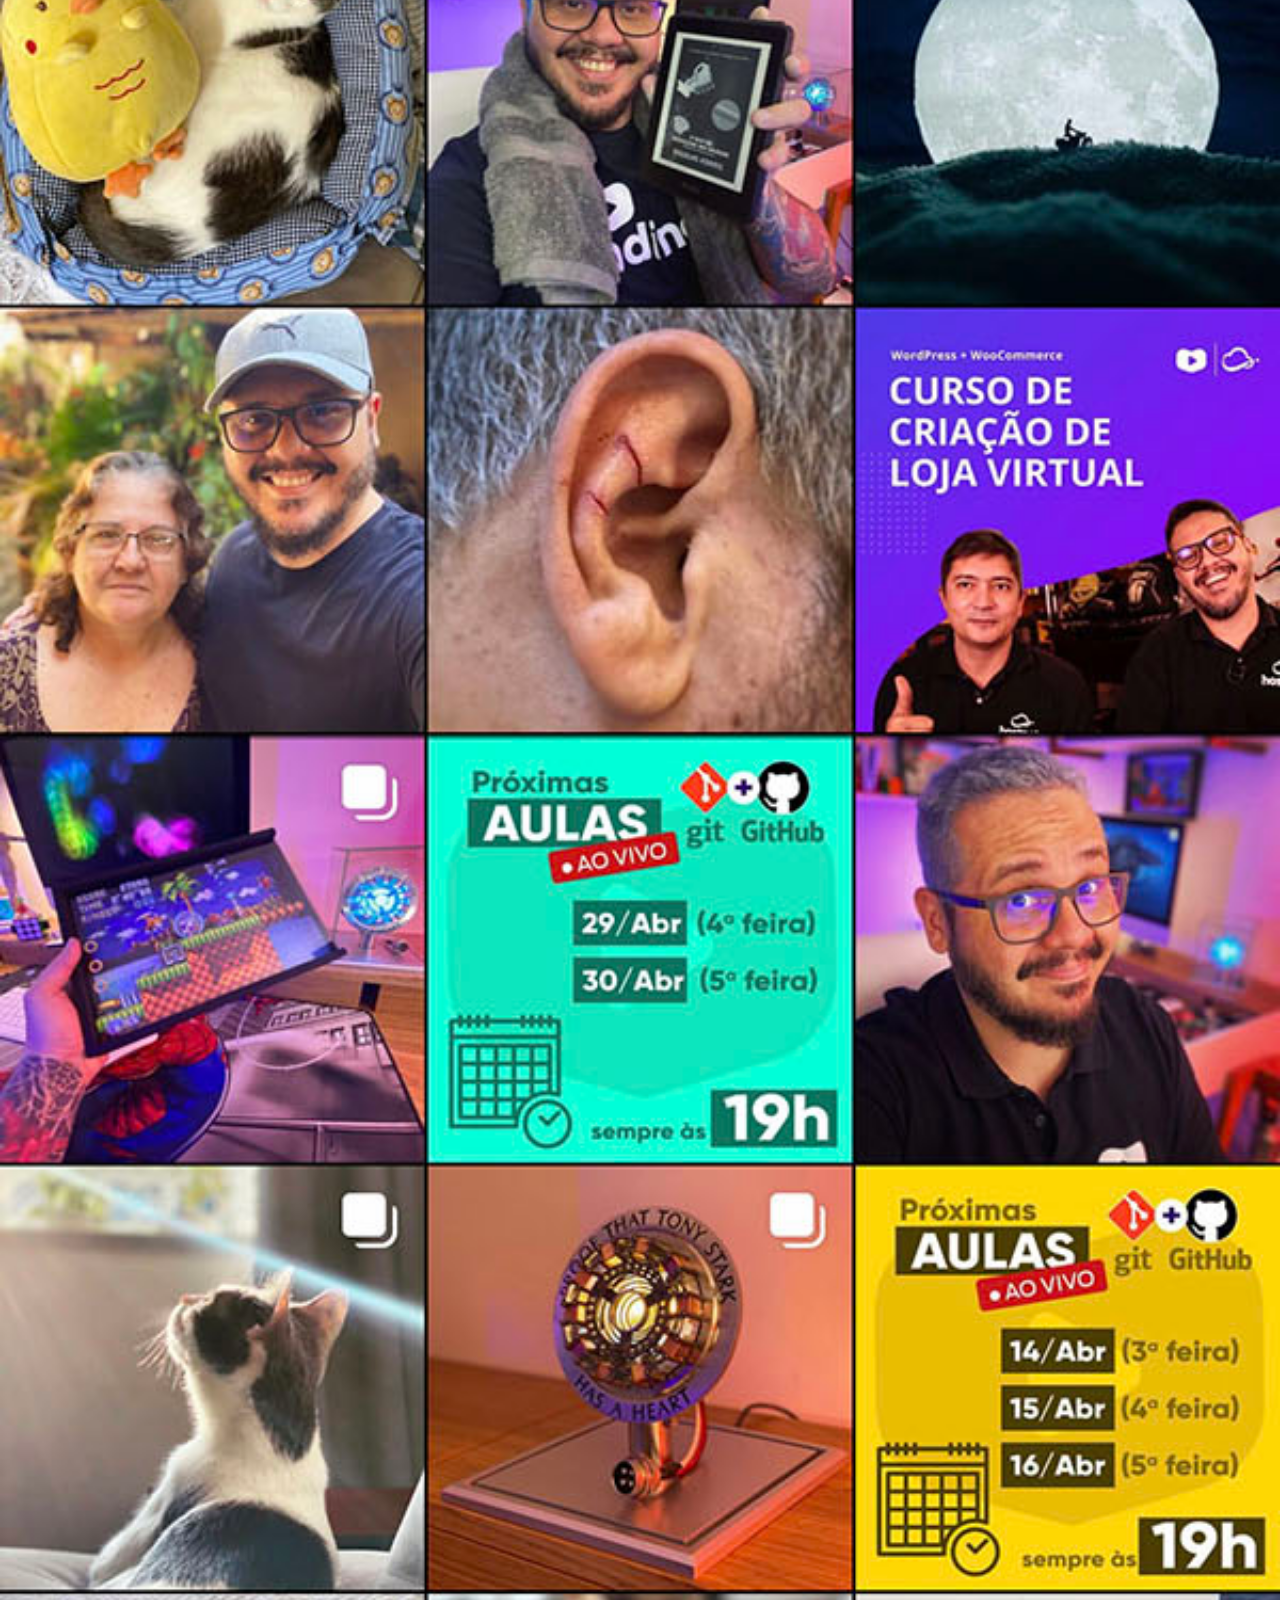
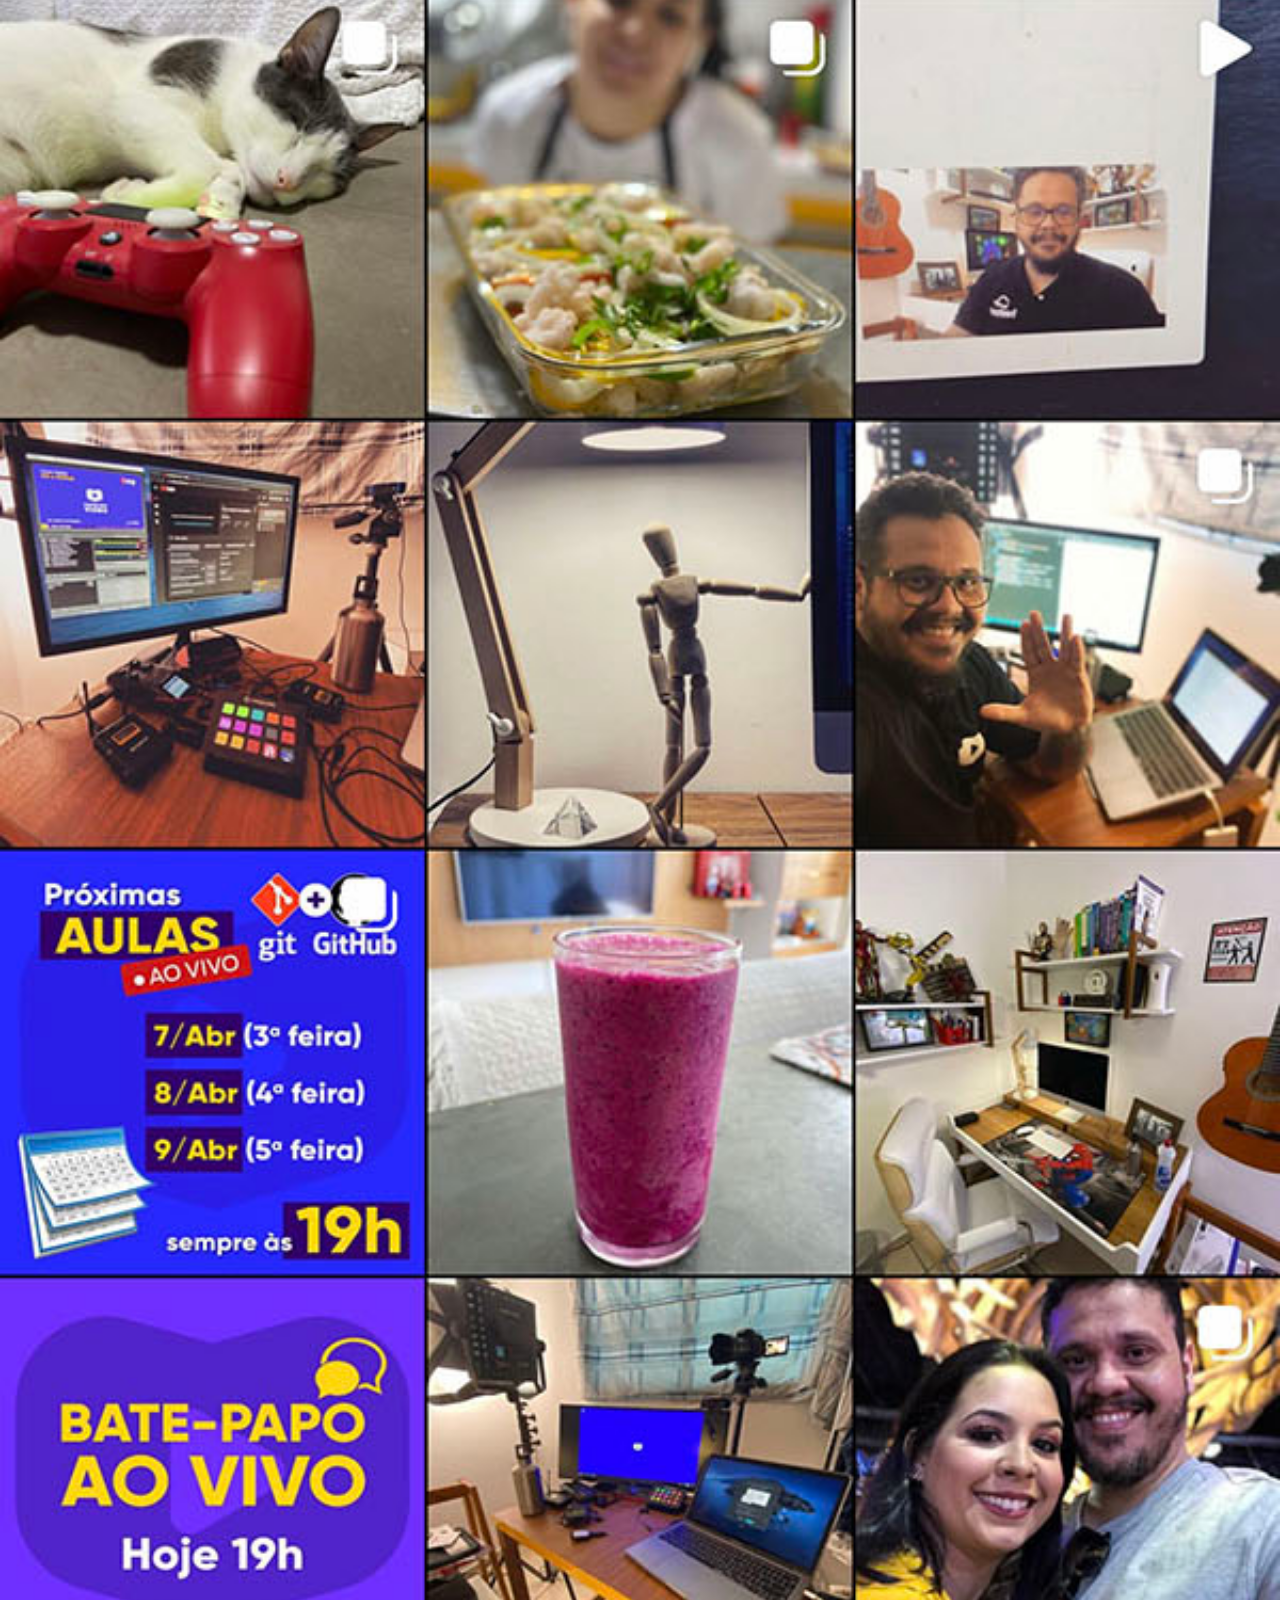
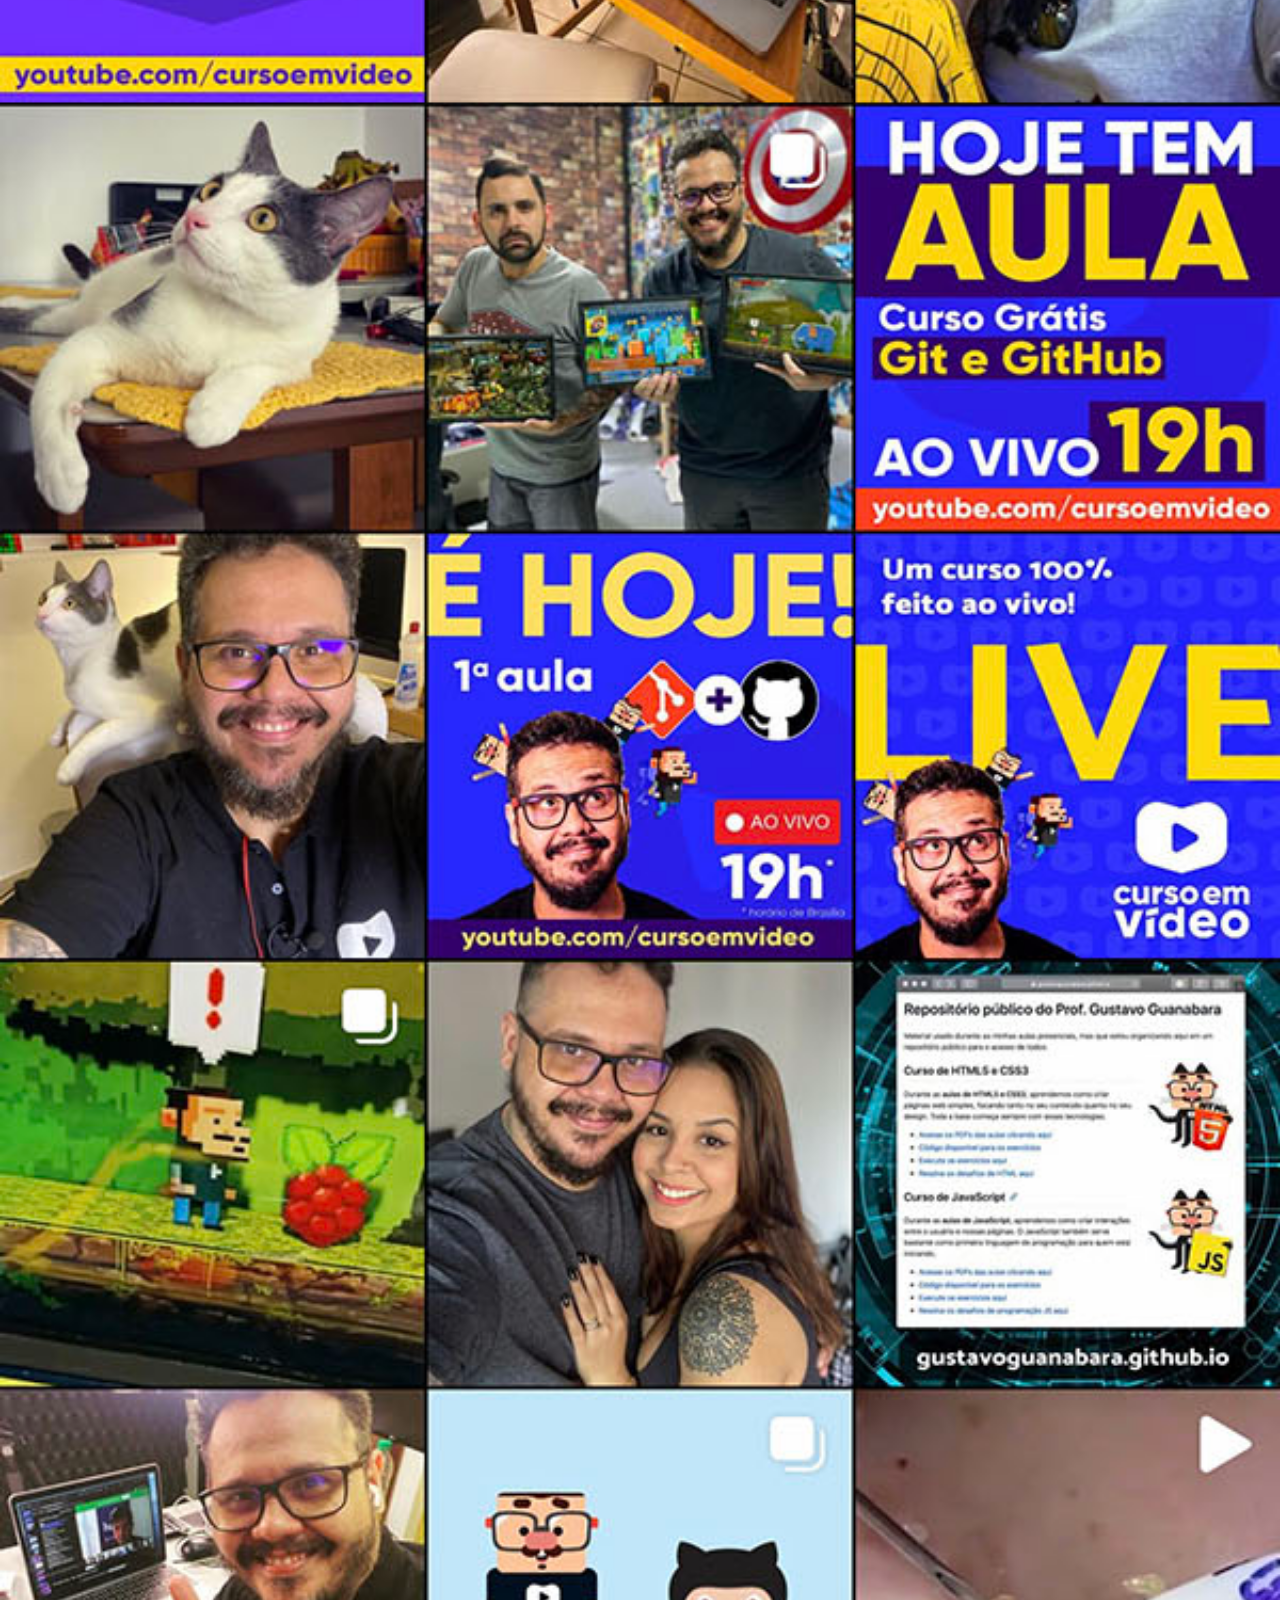
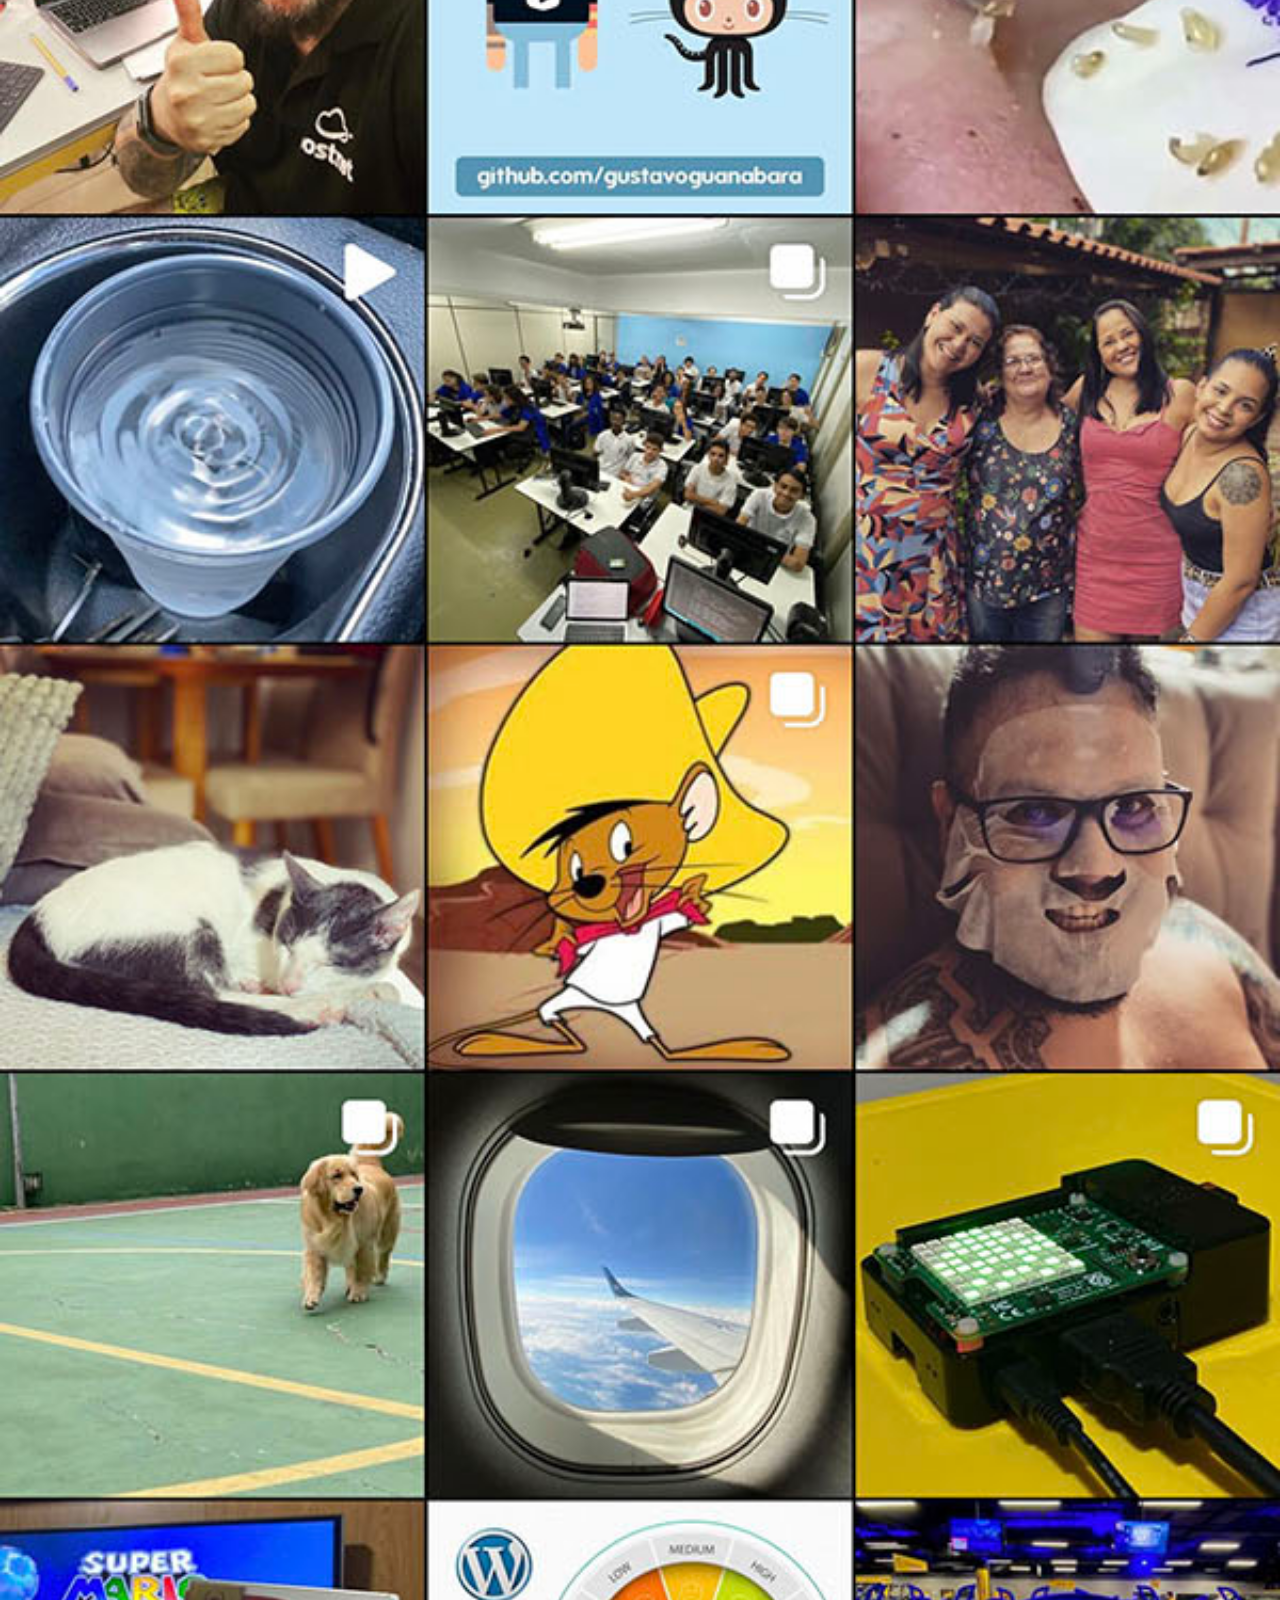
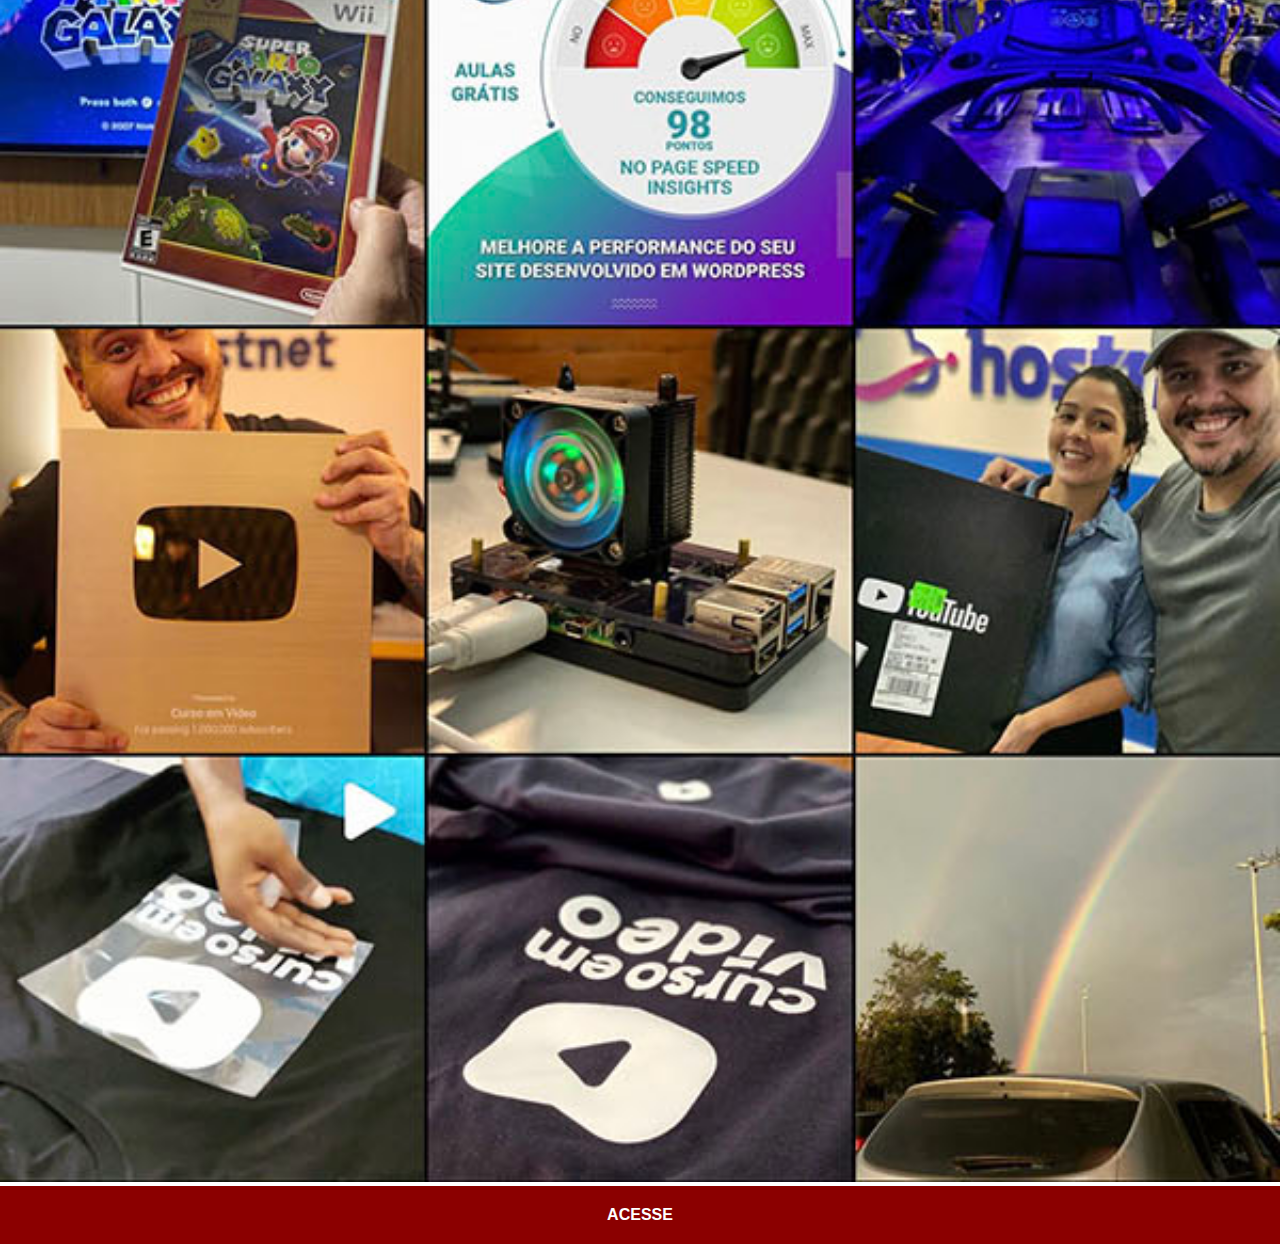
<file: instagram.html>
<!DOCTYPE html>
<html lang="pt-br">
<head>
    <meta charset="UTF-8">
    <meta name="viewport" content="width=device-width, initial-scale=1.0">
    <title>Instagram</title>
    <link rel="stylesheet" href="estilos/social.css">
</head>
<body>
    <img src="imagens/tela-instagram.jpg" alt="Instagram">
    <a href="https://www.instagram.com/gustavoguanabara/" target="_blank">ACESSE</a>
</body>
</html>
</file>
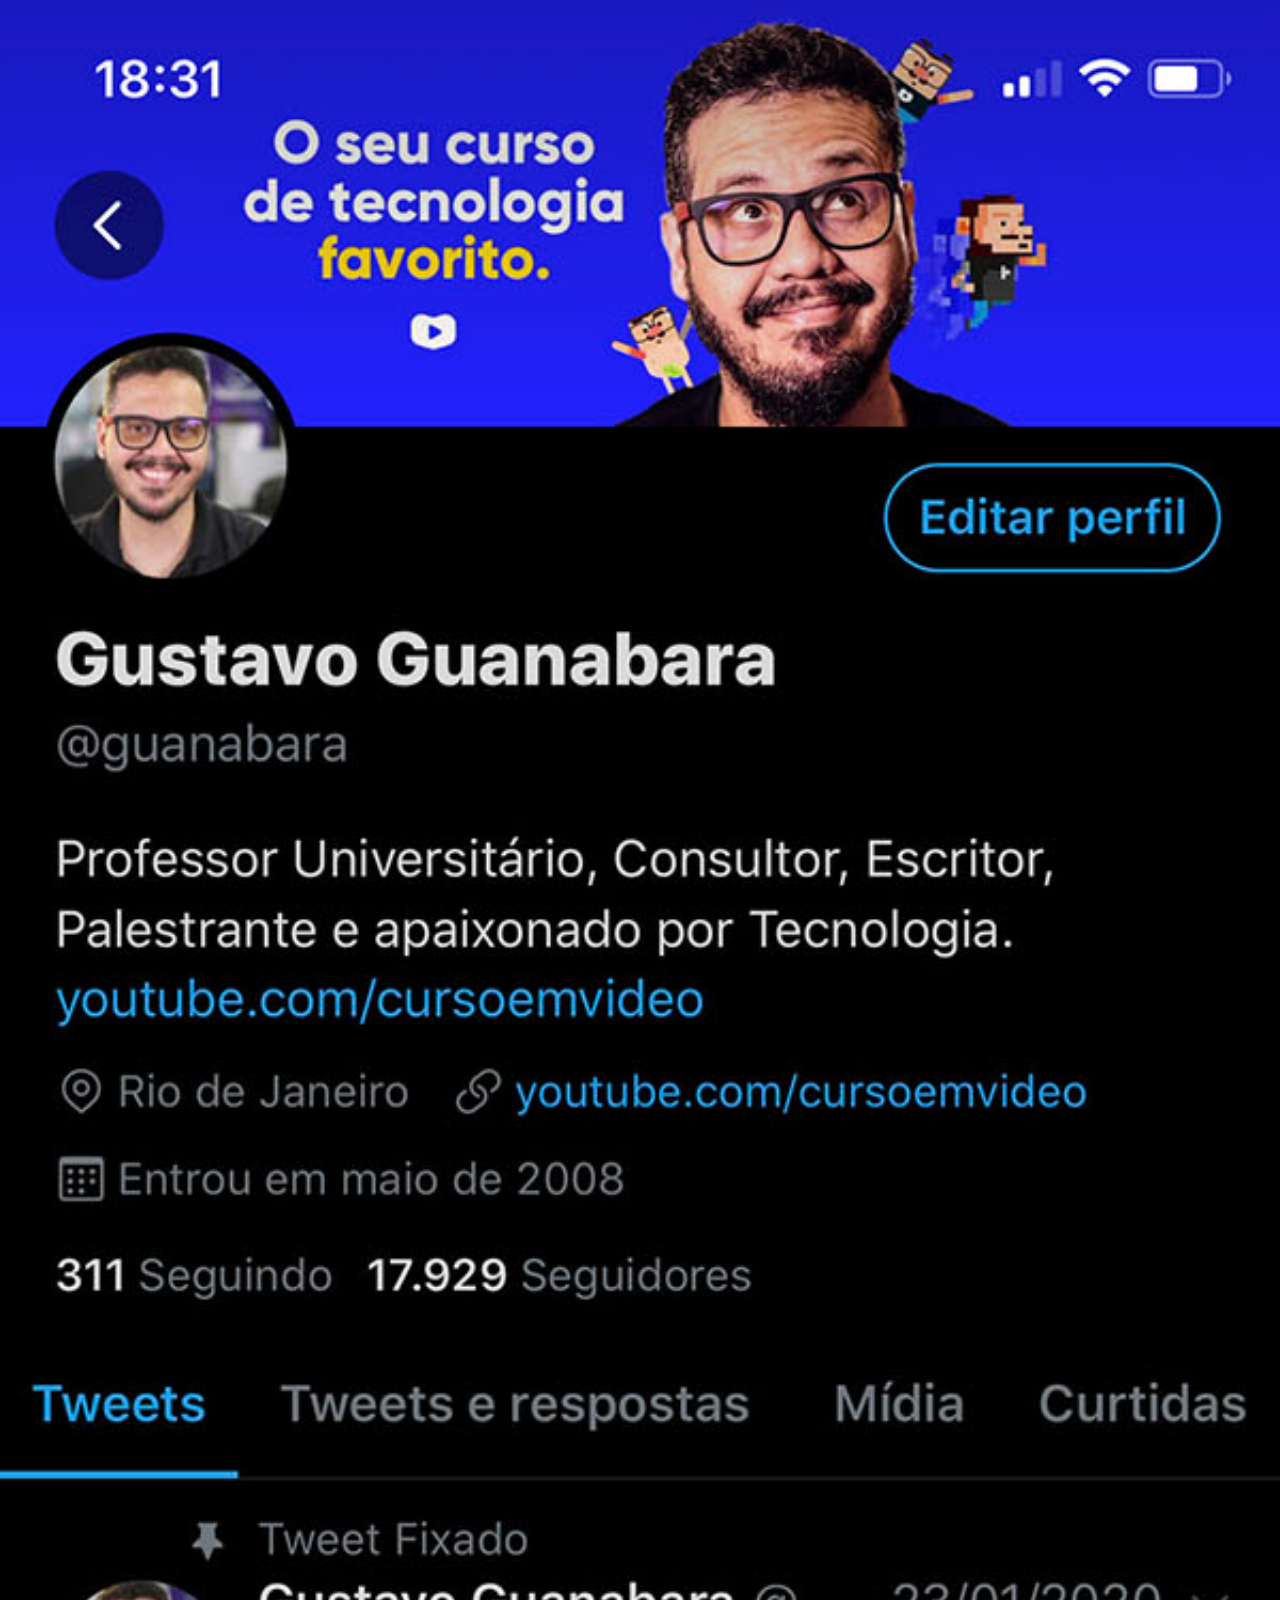
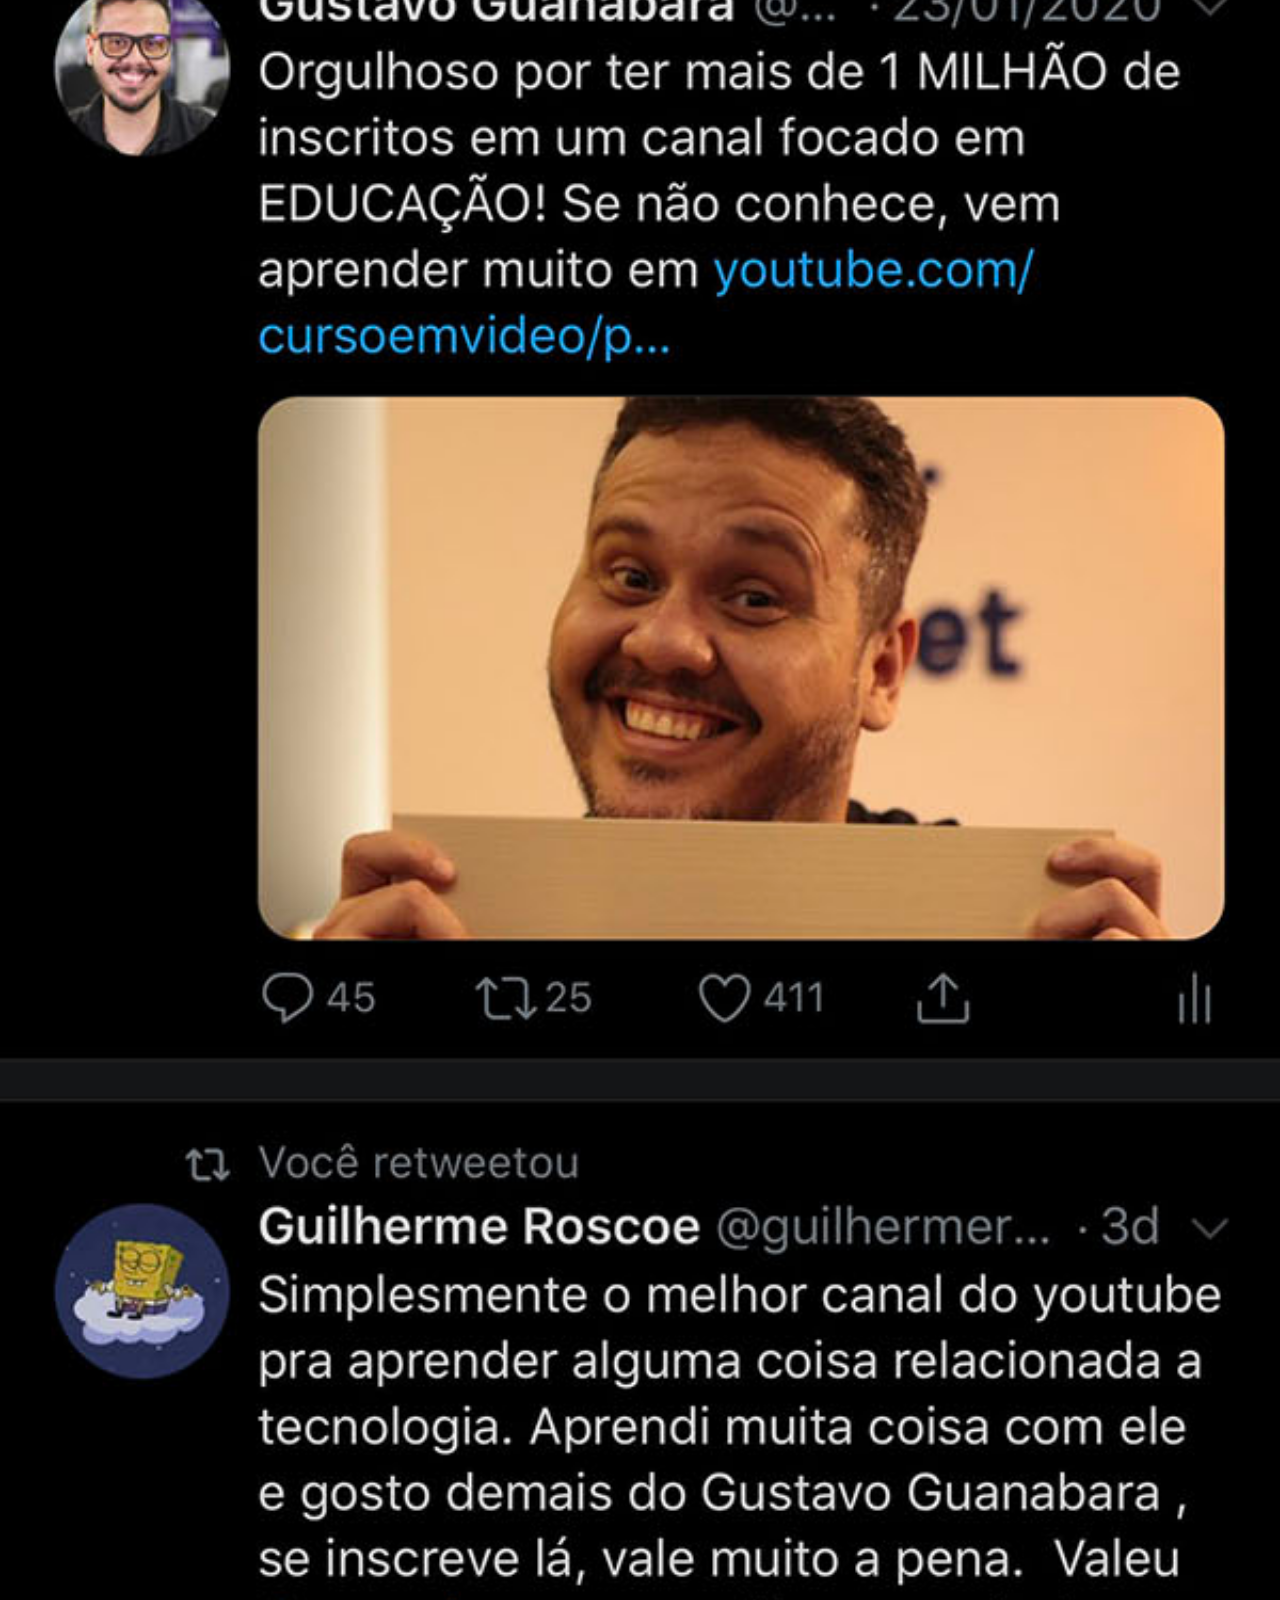
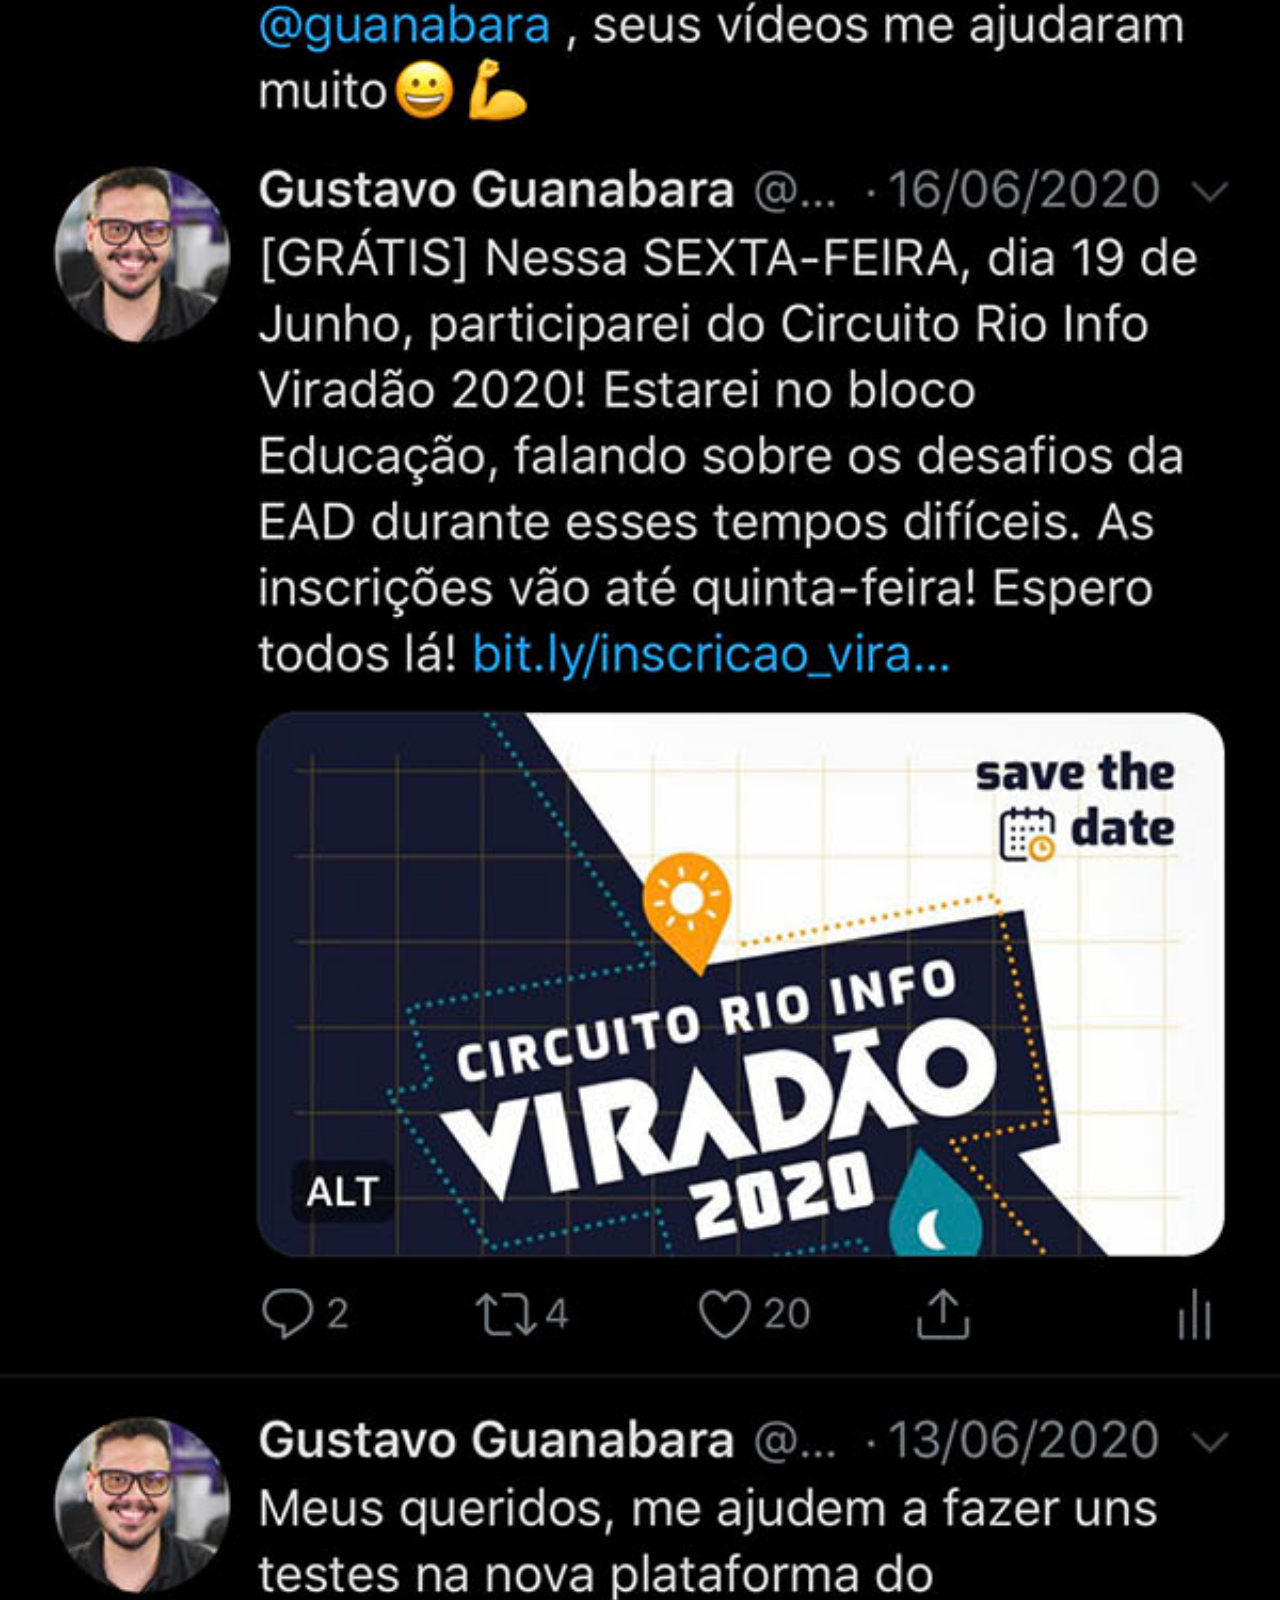
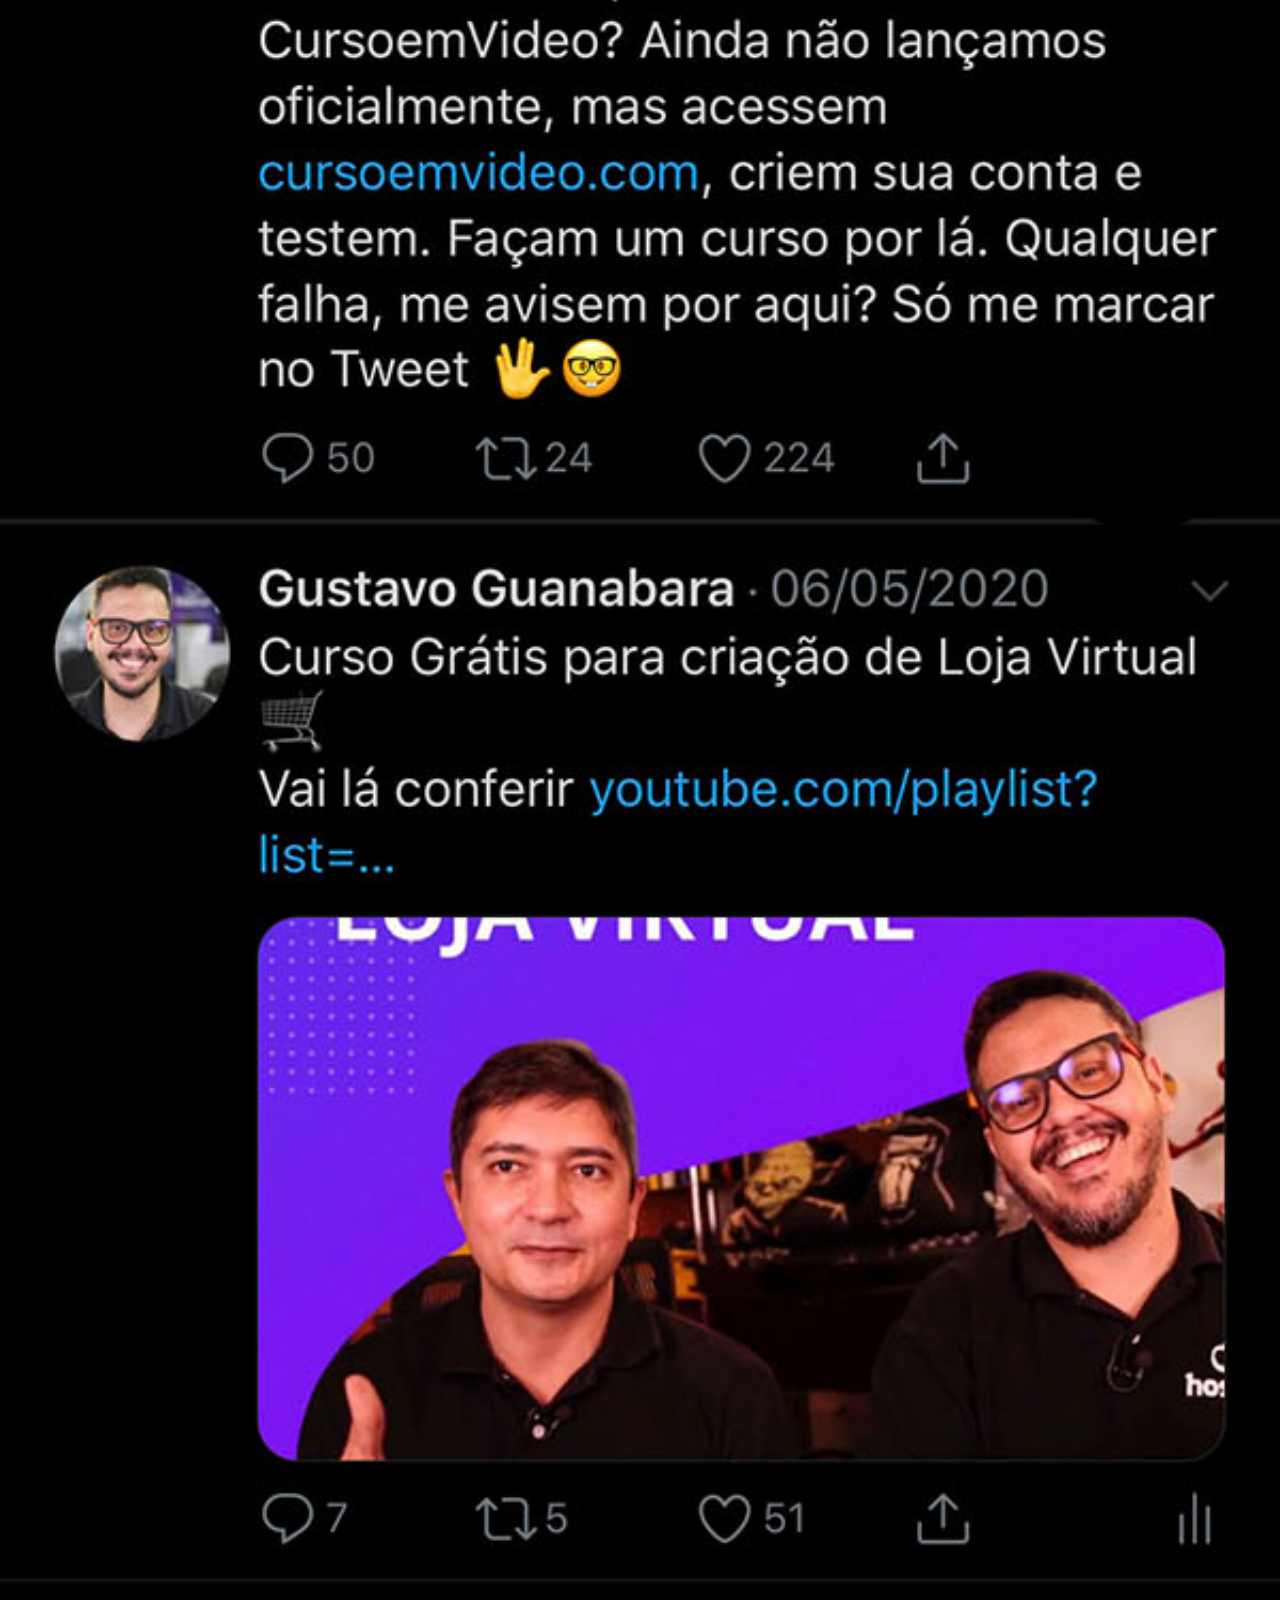
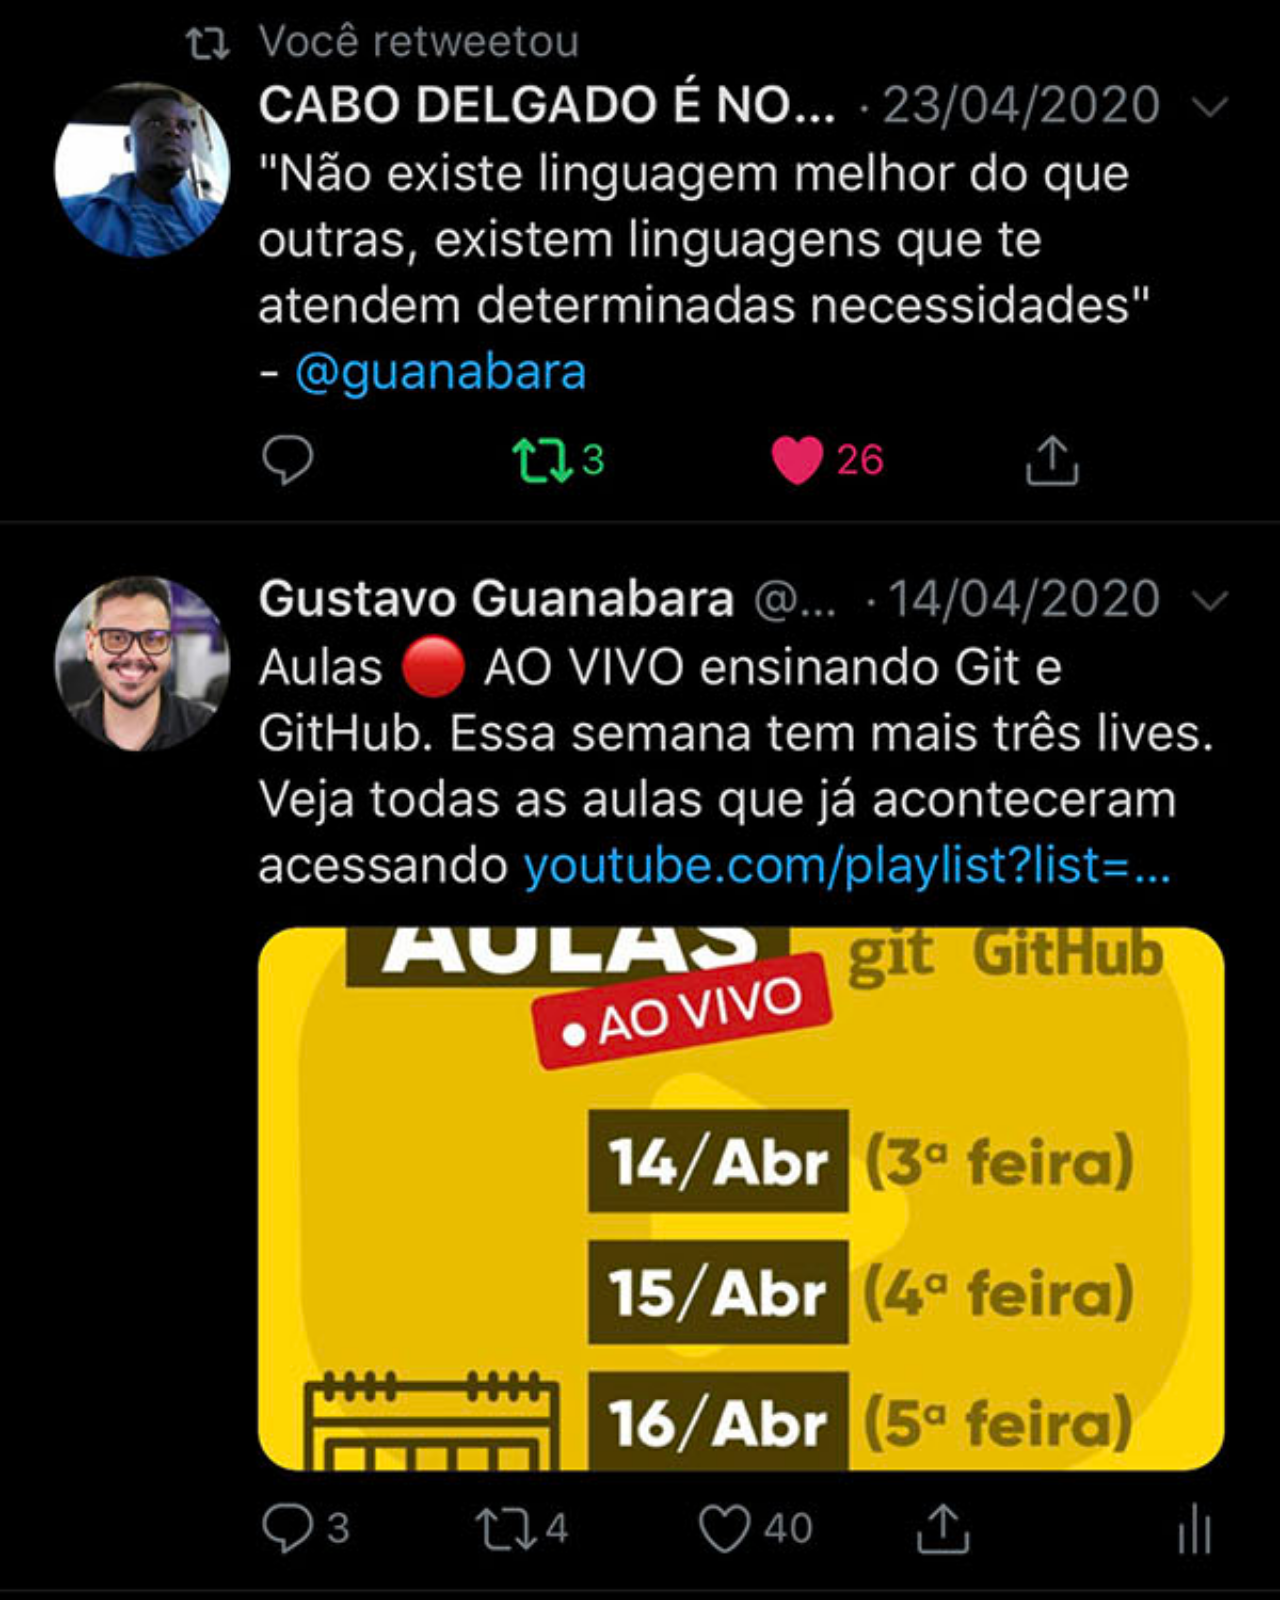
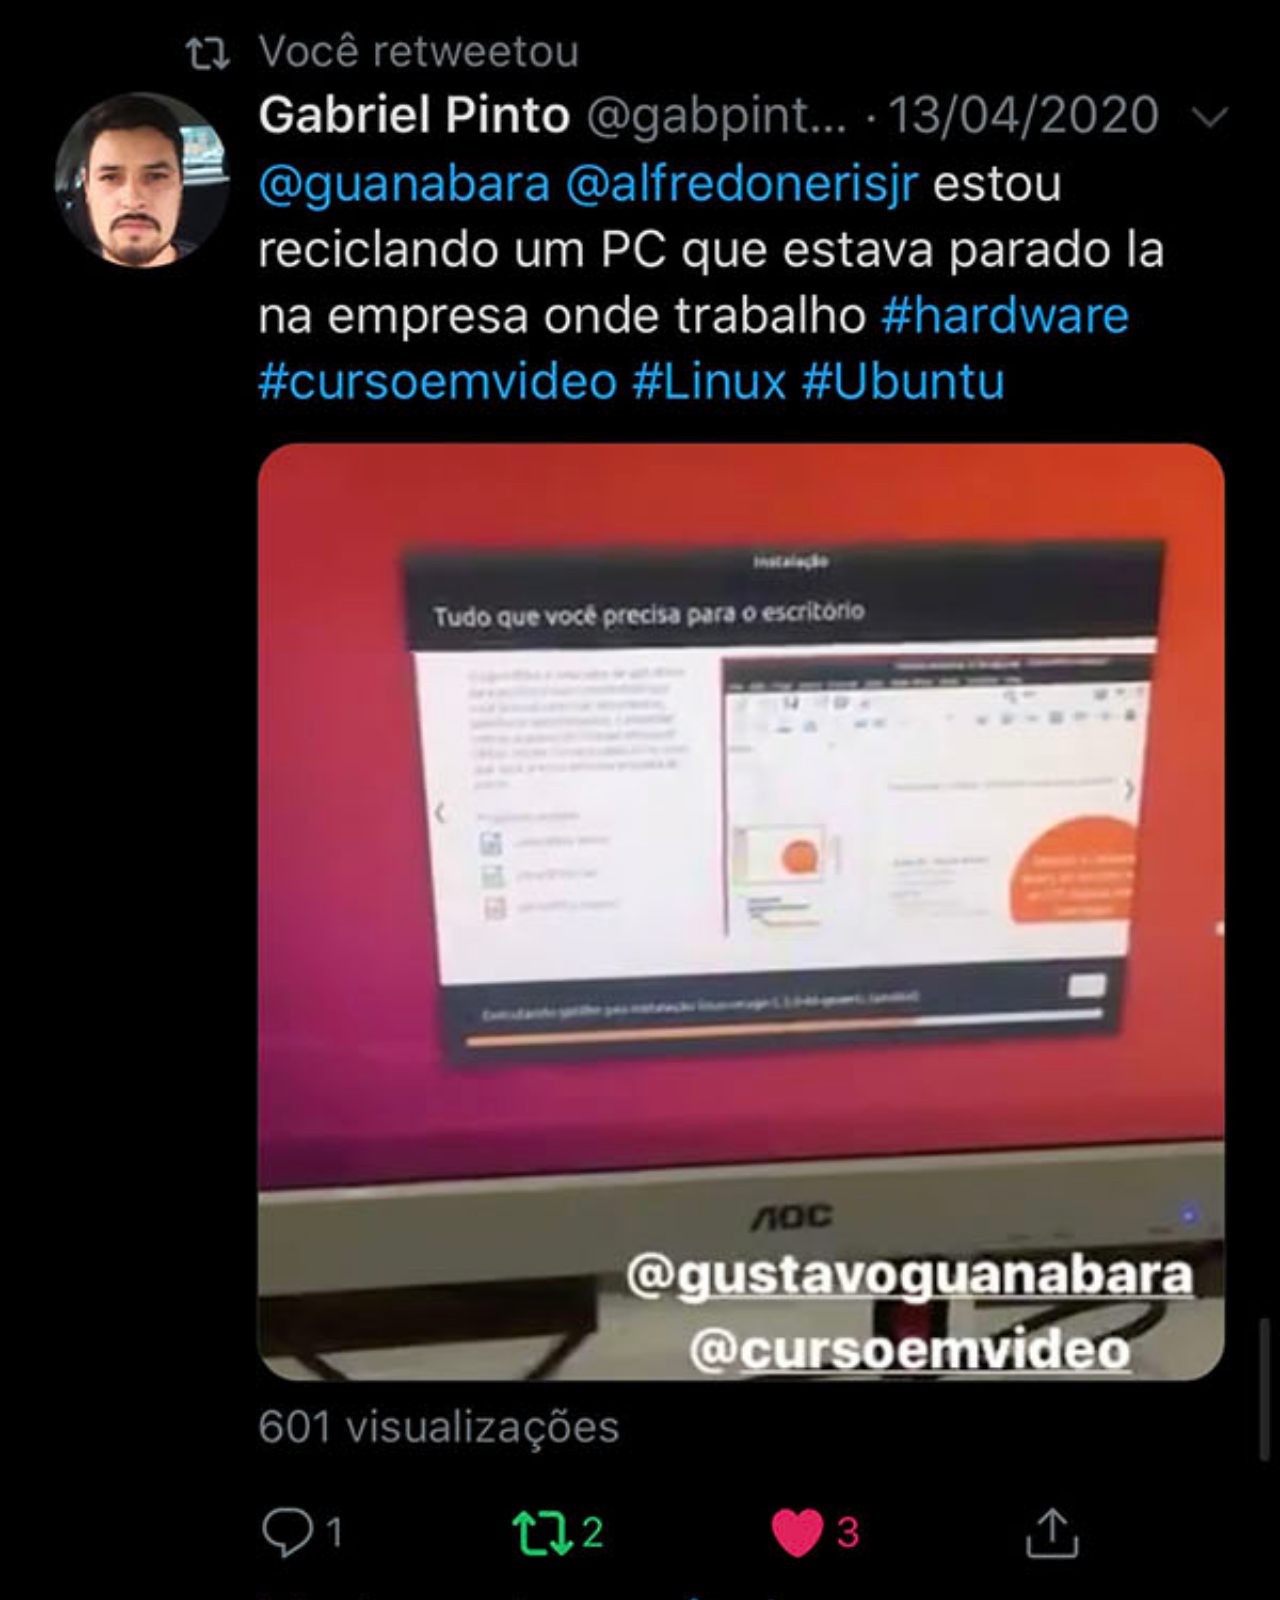
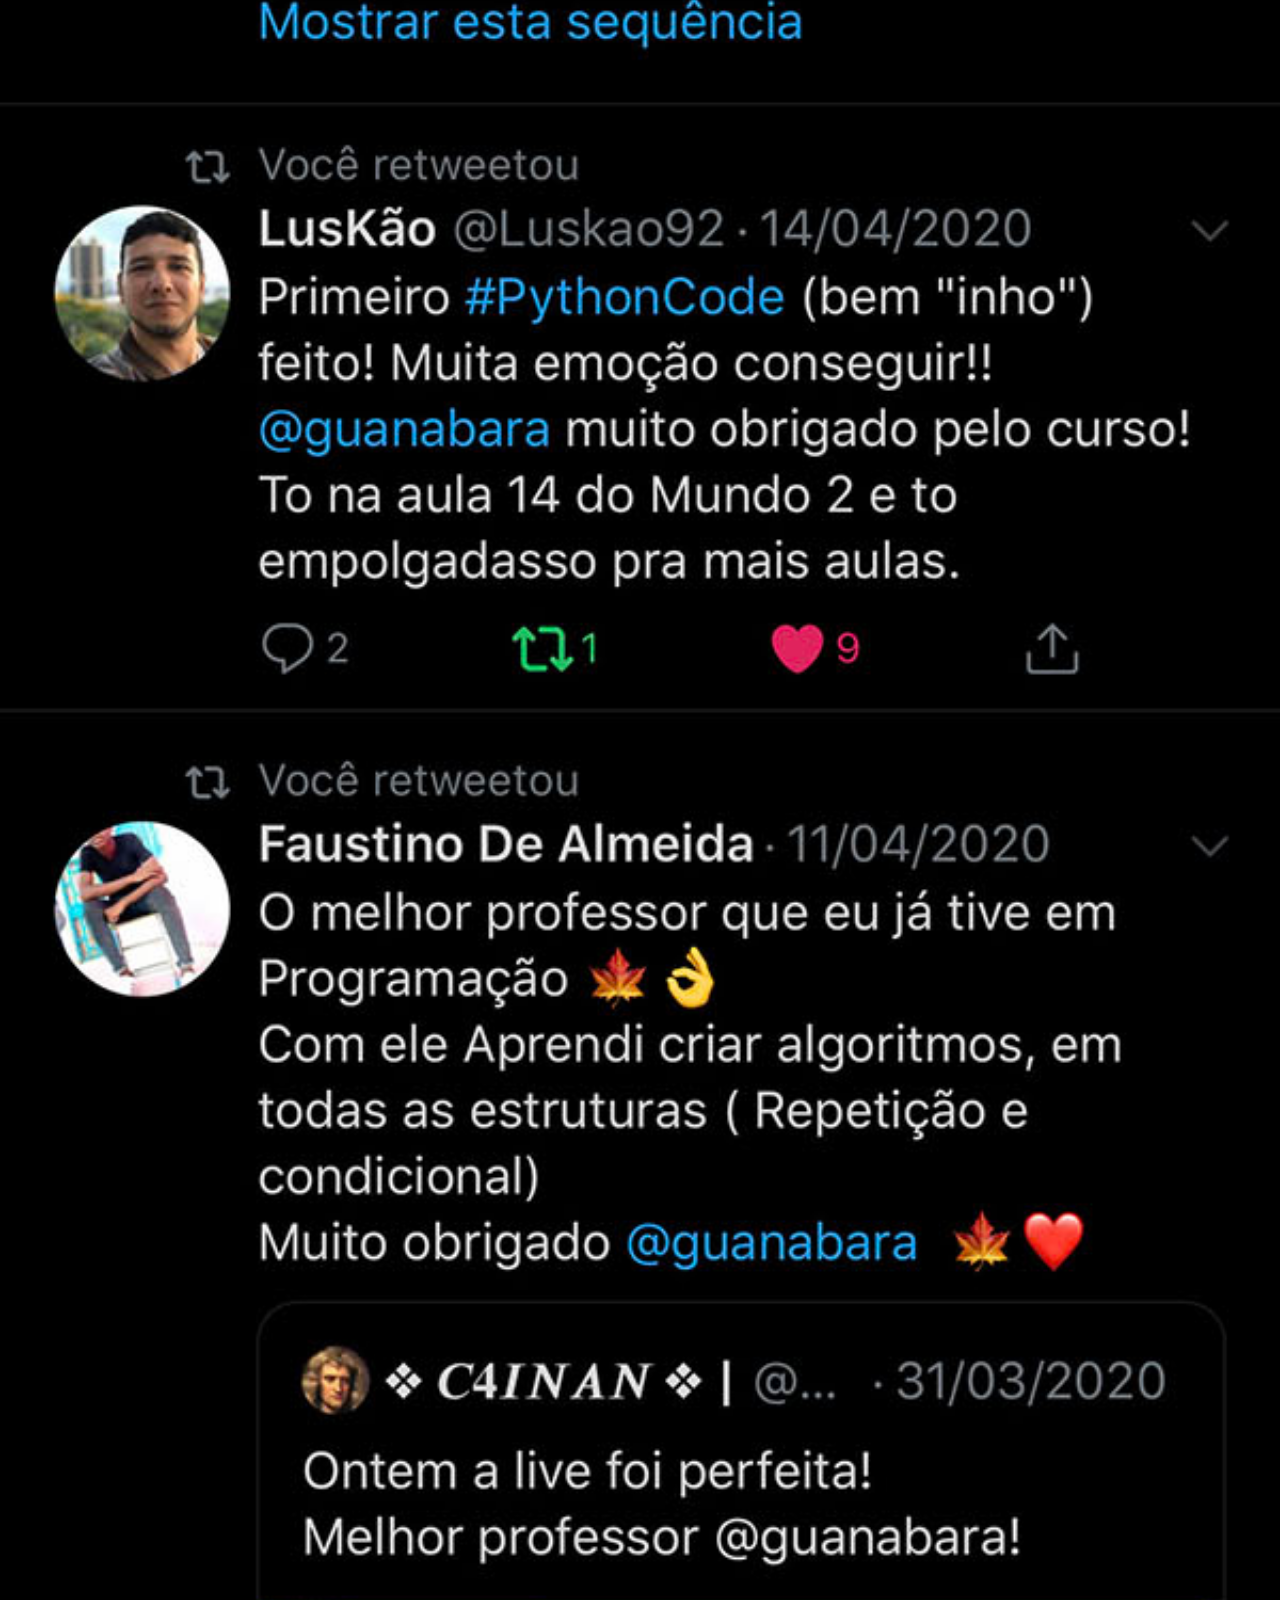
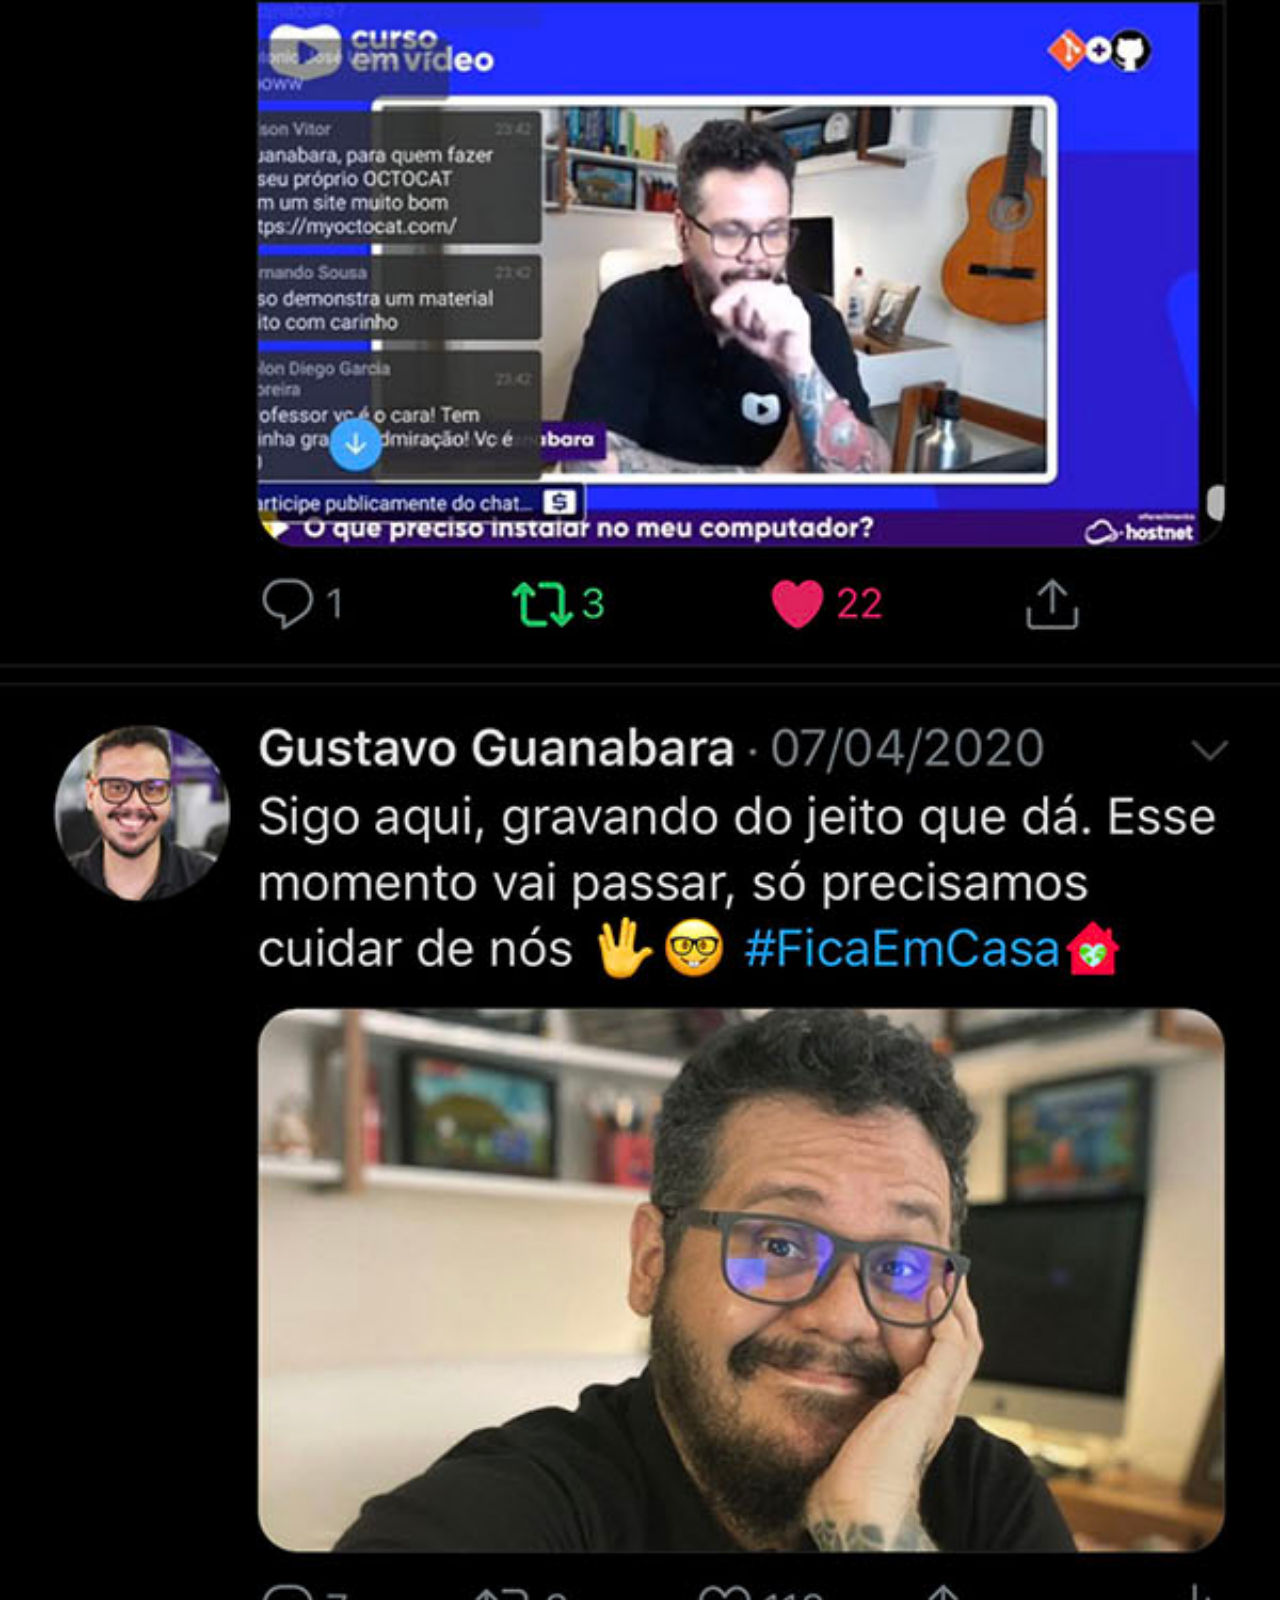
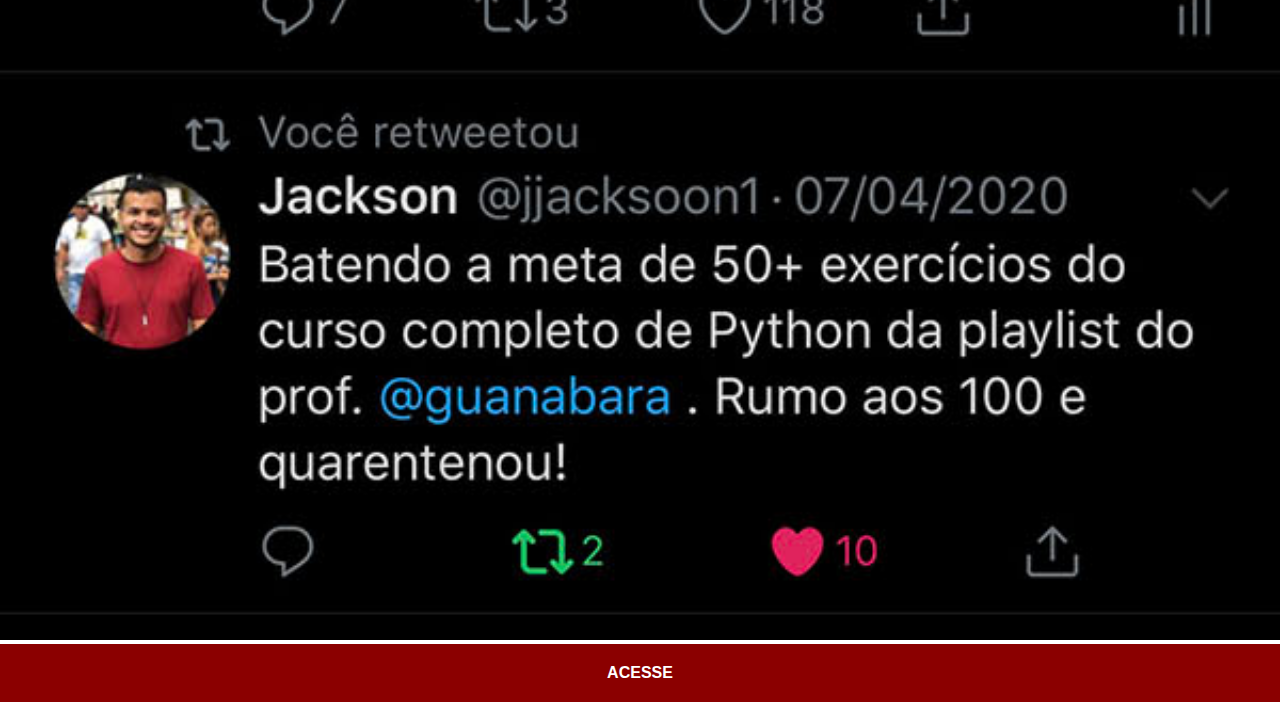
<file: twitter.html>
<!DOCTYPE html>
<html lang="pt-br">
<head>
    <meta charset="UTF-8">
    <meta name="viewport" content="width=device-width, initial-scale=1.0">
    <title>Twitter</title>
    <link rel="stylesheet" href="estilos/social.css">
</head>
<body>
    <img src="imagens/tela-twitter.jpg" alt="Twitter">
    <a href="https://twitter.com/guanabara" target="_blank">ACESSE</a>
</body>
</html>
</file>
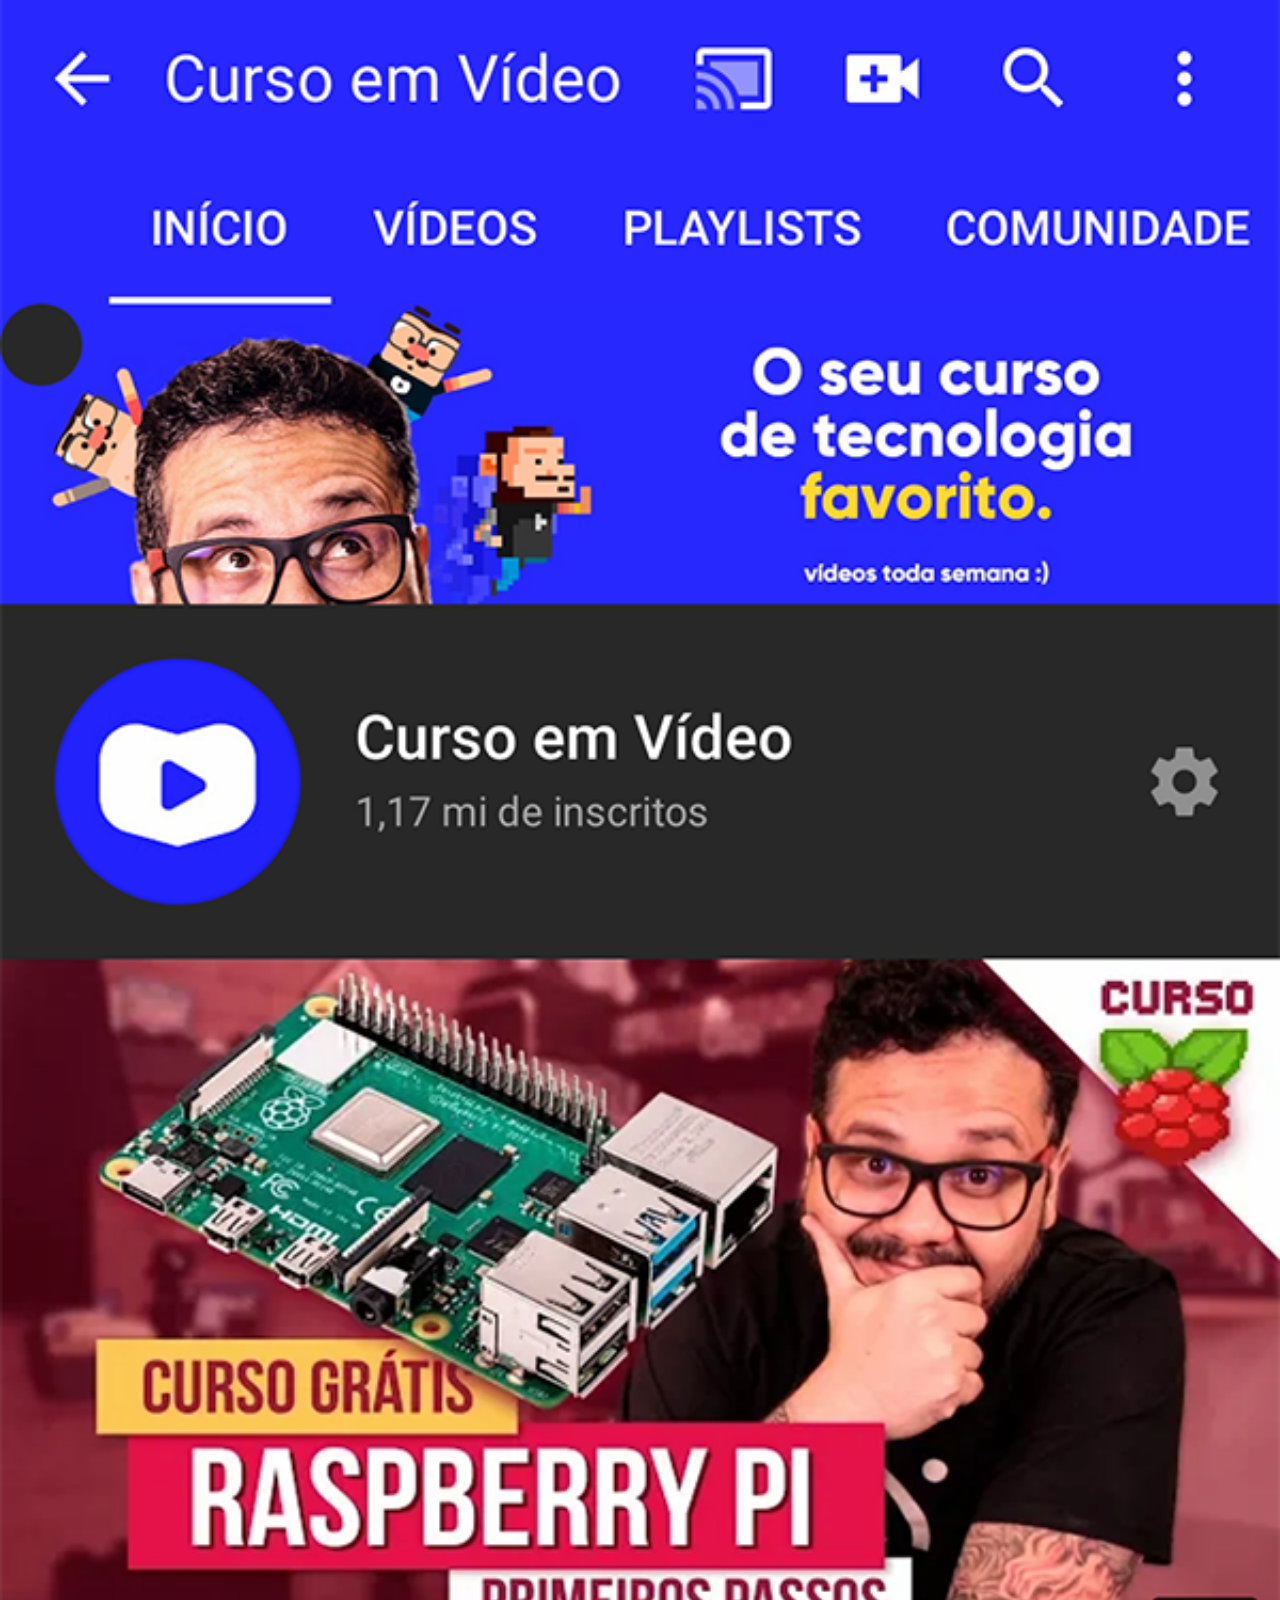
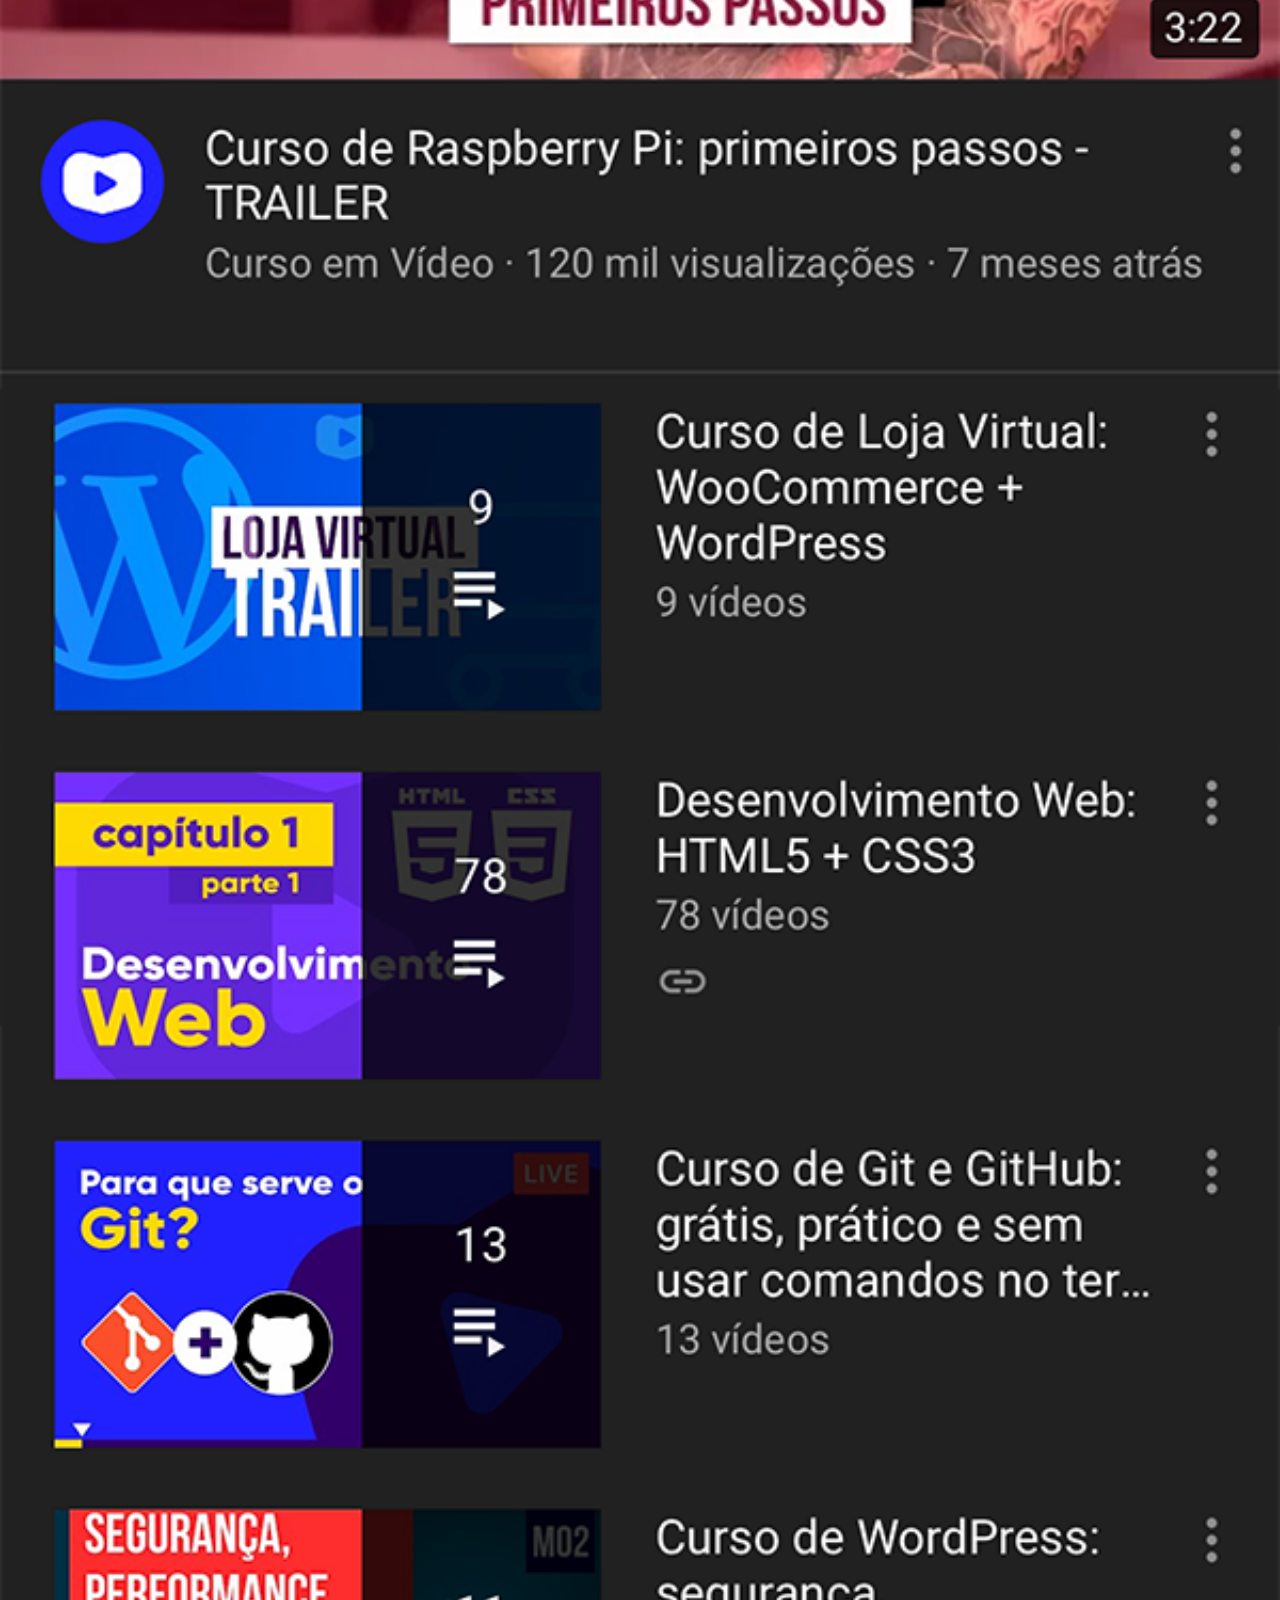
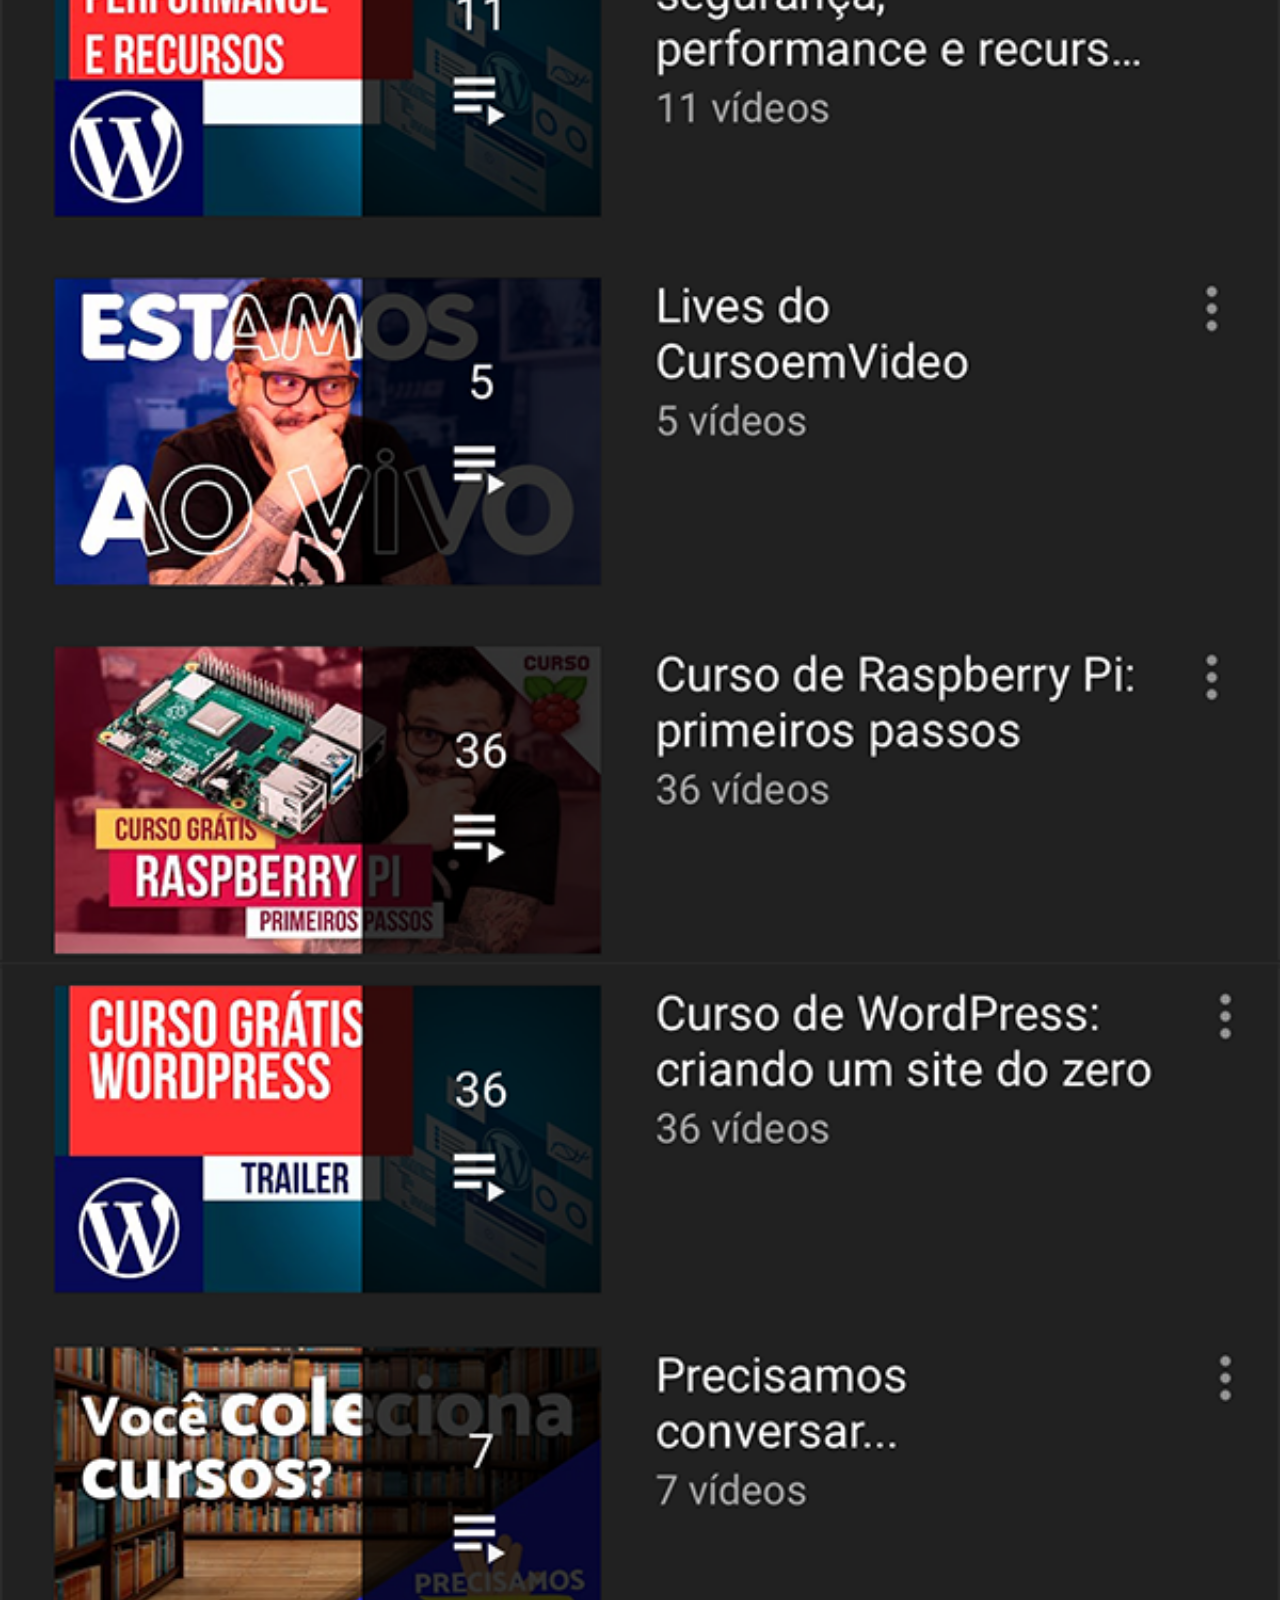
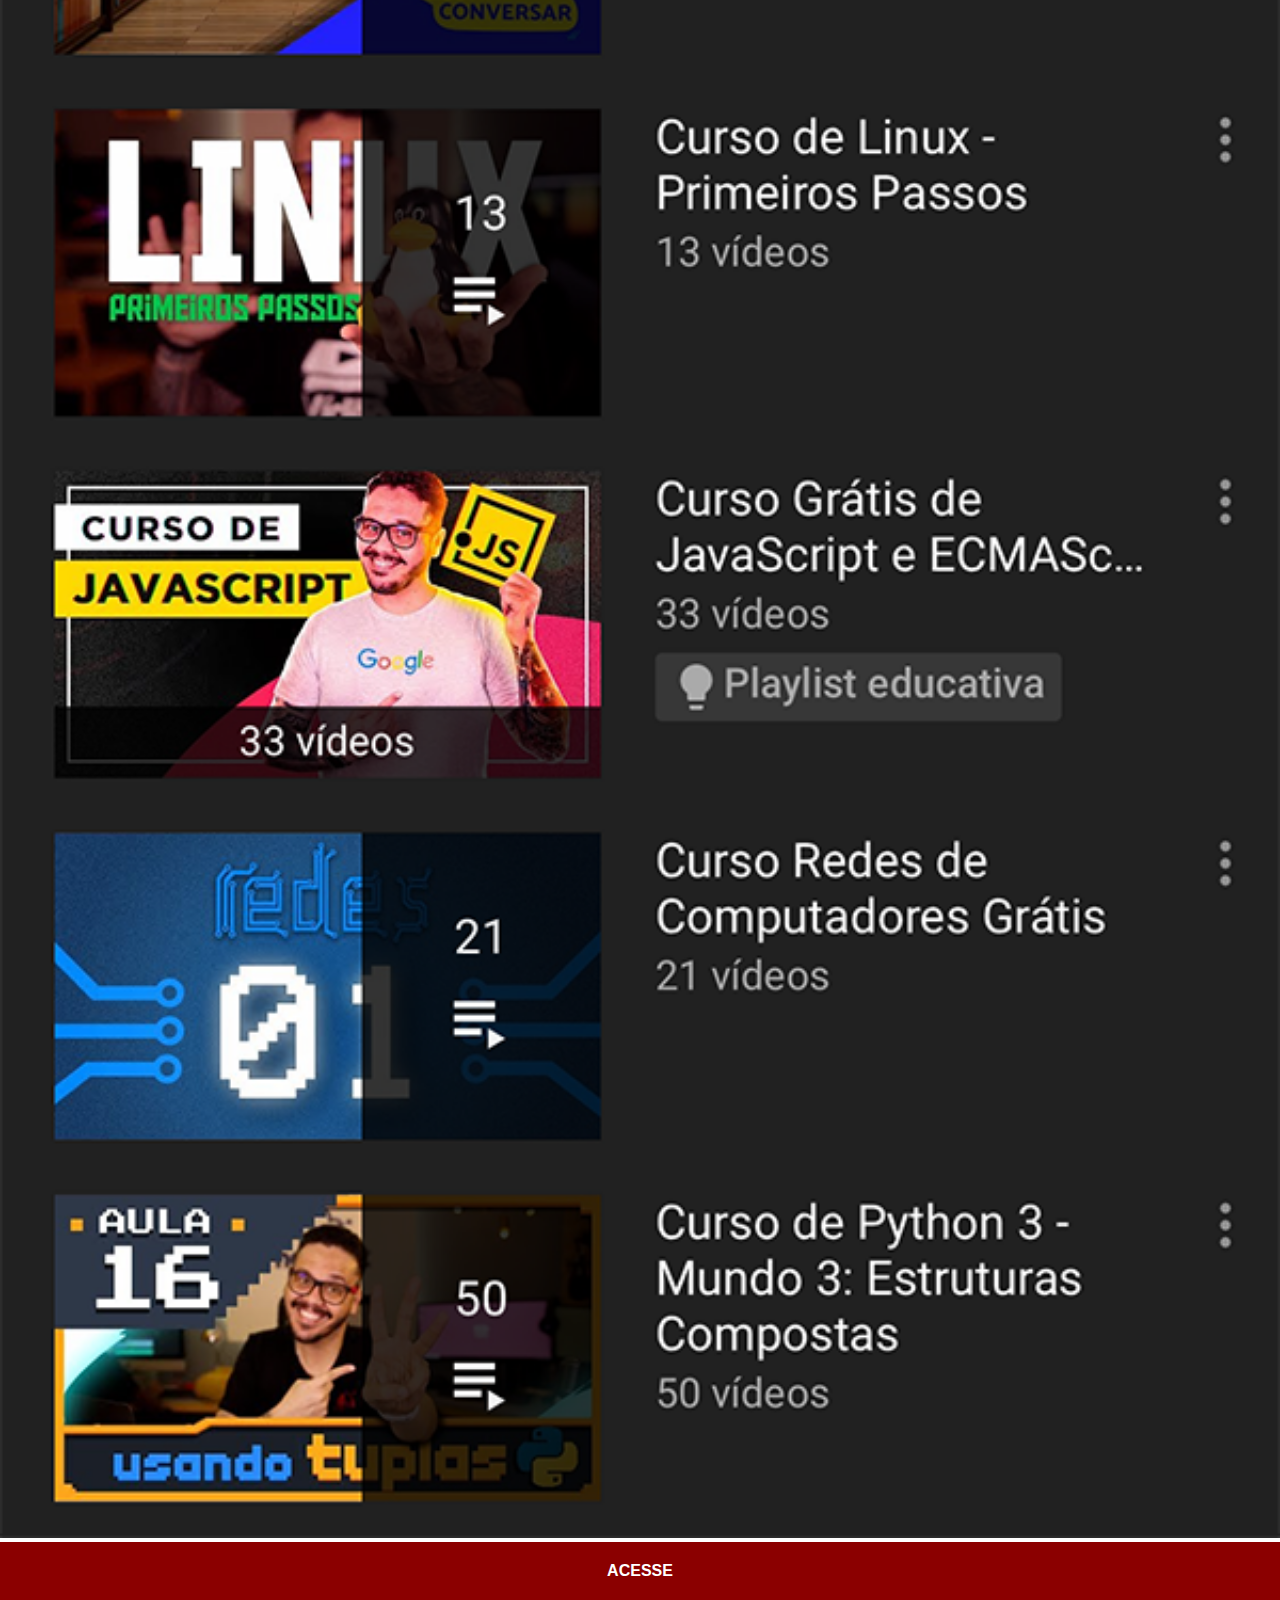
<file: youtube.html>
<!DOCTYPE html>
<html lang="pt-br">
<head>
    <meta charset="UTF-8">
    <meta name="viewport" content="width=device-width, initial-scale=1.0">
    <title>Youtube</title>
    <link rel="stylesheet" href="estilos/social.css">
</head>
<body>
    <img src="imagens/tela-youtube.png" alt="Youtube">
    <a href="https://www.youtube.com/@CursoemVideo" target="_blank">ACESSE</a>
</body>
</html>
</file>
<file: estilos/style.css>
@charset "UTF-8";

* {
    margin: 0;
    padding: 0;
    font-family: Arial, Helvetica, sans-serif;
}

html, body{
    height: 100vh;
    width: 100vw;
    background-color: black;
}

body{
    background: url('../imagens/fundo-madeira.jpg') no-repeat top center;
    background-size: cover;
    background-attachment: fixed;
}

main{
    height: 100vh;
    position: relative;
}

#telefone{
    height: 627px;
    width: 311px;
    position: absolute;
    top: 50%;
    left: 50%;
    transform: translate(-50%, -50%);
    background: url('../imagens/frame-iphone.png') no-repeat;
}

#tela{
    position: relative;
    top: 80px;
    left: 22px;
    width: 267px;
    height: 471px;
}

#redes-sociais{
    text-align: right;
}

#redes-sociais img:hover{
    border: 2px solid rgba(255, 255, 255, 0.637);
    transform: translate(-3px, -3px);
    box-shadow: 5px 5px 10px rgba(0, 0, 0, 0.600);
    transition: transform 0.3s;
}

#redes-sociais img{
    width: 50px;
    margin: 10px;
    border-radius: 50%;
    box-shadow: 2px 2px 5px rgba(0, 0, 0, 0.400);
    box-sizing: border-box;
}
</file>
<file: estilos/social.css>
@charset "UTF-8";
    
*{
    margin: 0;
    padding: 0;
    font-family: Arial, Helvetica, sans-serif;
}

::-webkit-scrollbar{
    width: 0;
    height: 0;
}

img{
    width: 100vw;
}

a{
    display: block;
    background-color: darkred;
    color: white;
    padding: 20px;
    text-align: center;
    font-weight: bolder;
    text-decoration: none;
}

a:hover{
    background-color: red;
}
</file>
